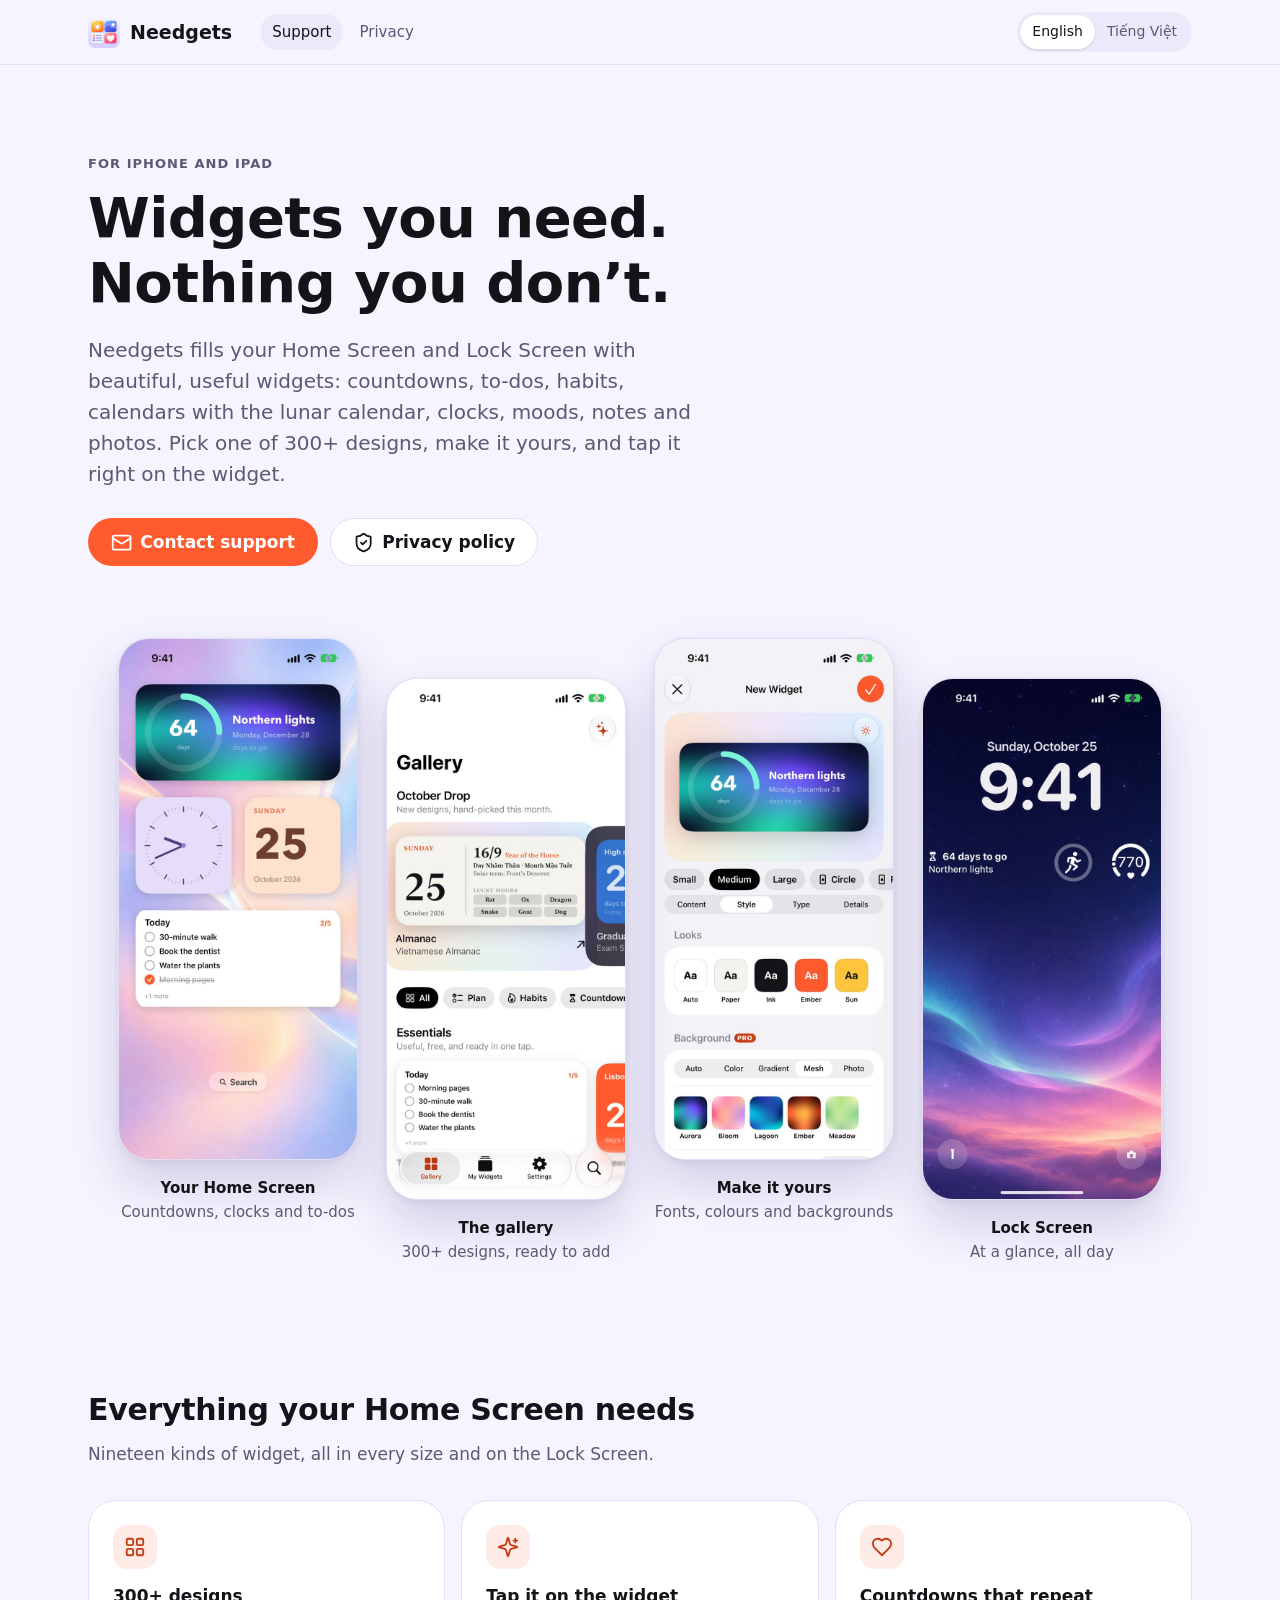
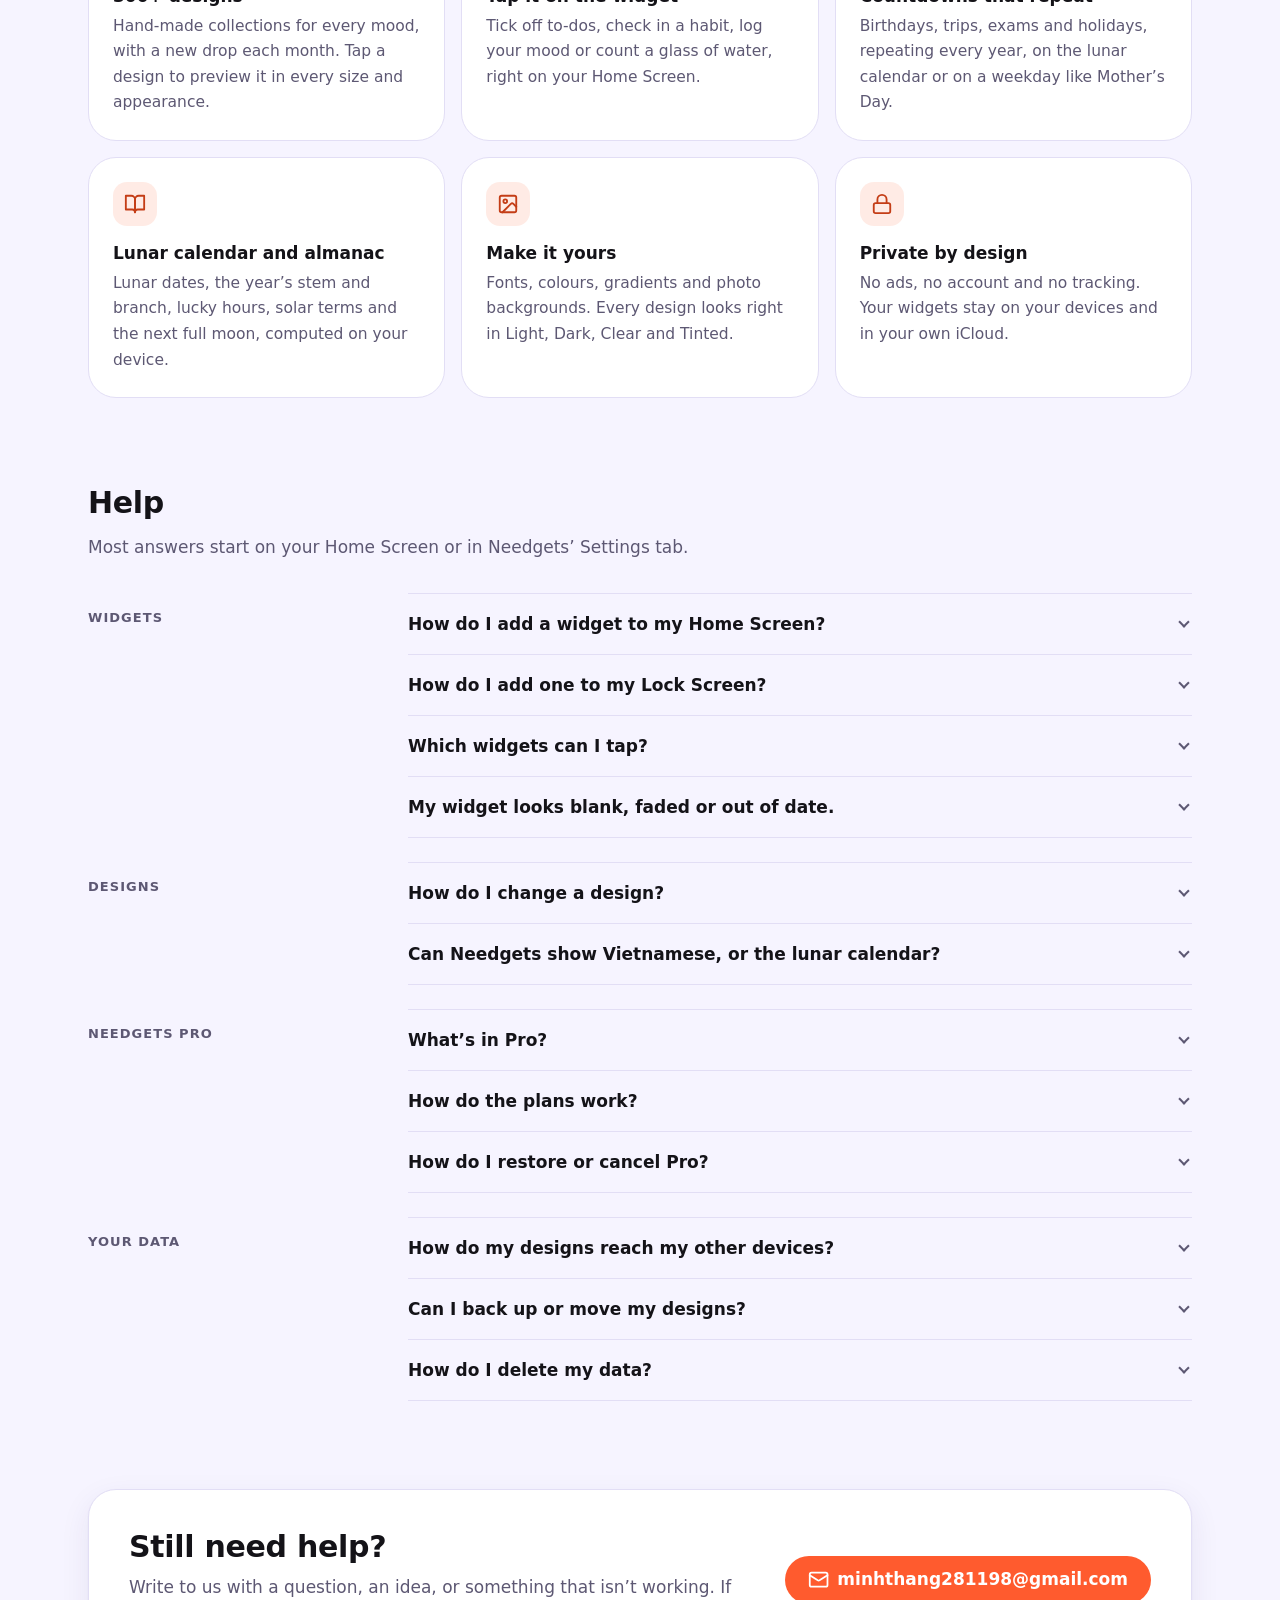
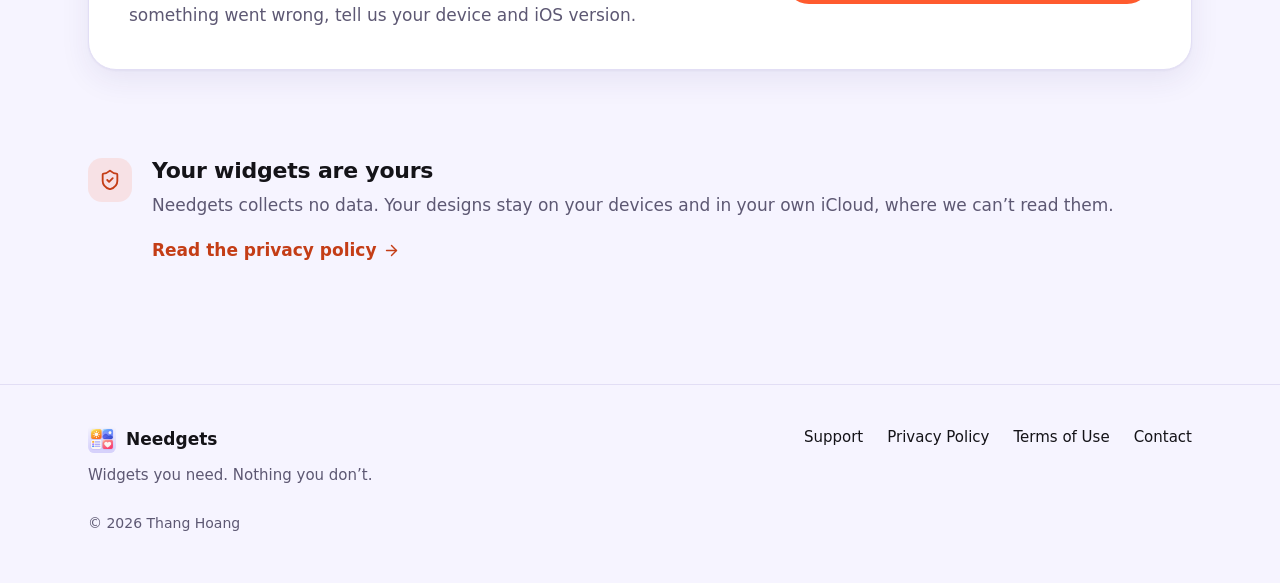
<file: index.html>
<!doctype html>
<html lang="en" data-title-vi="Hỗ trợ Needgets">
<head>
  <meta charset="utf-8">
  <meta name="viewport" content="width=device-width, initial-scale=1">
  <title>Needgets Support</title>
  <meta name="description" content="Help and contact for Needgets, beautiful widgets for your iPhone and iPad Home Screen and Lock Screen.">
  <meta name="theme-color" content="#f6f4ff" media="(prefers-color-scheme: light)">
  <meta name="theme-color" content="#15131d" media="(prefers-color-scheme: dark)">
  <link rel="canonical" href="https://minhthang2811.github.io/needgets-support/">
  <meta property="og:type" content="website">
  <meta property="og:site_name" content="Needgets">
  <meta property="og:title" content="Needgets Support">
  <meta property="og:description" content="Help and contact for Needgets, beautiful widgets for your iPhone and iPad Home Screen and Lock Screen.">
  <meta property="og:url" content="https://minhthang2811.github.io/needgets-support/">
  <meta property="og:image" content="https://minhthang2811.github.io/needgets-support/images/og.jpg">
  <meta property="og:image:width" content="1200">
  <meta property="og:image:height" content="630">
  <meta name="twitter:card" content="summary_large_image">
  <link rel="icon" href="favicon.png" type="image/png">
  <link rel="apple-touch-icon" href="apple-touch-icon.png">
  <link rel="stylesheet" href="style.css">
</head>
<body>
  <a class="skip" href="#main"><span class="chrome" data-lang="en">Skip to content</span><span class="chrome" data-lang="vi">Đến nội dung chính</span></a>

  <header class="site-header">
    <div class="wrap">
      <a class="brand" href="./" data-href-vi="./#vi"><img src="icon.png" alt="" width="32" height="32">Needgets</a>
      <nav class="site-nav" aria-label="Pages">
        <a href="./" data-href-vi="./#vi" aria-current="page"><span class="chrome" data-lang="en">Support</span><span class="chrome" data-lang="vi">Hỗ trợ</span></a>
        <a href="privacy/" data-href-vi="privacy/#vi"><span class="chrome" data-lang="en">Privacy</span><span class="chrome" data-lang="vi">Quyền riêng tư</span></a>
      </nav>
      <nav class="lang" aria-label="Language">
        <a href="#en" hreflang="en" lang="en">English</a>
        <a href="#vi" hreflang="vi" lang="vi">Tiếng Việt</a>
      </nav>
    </div>
  </header>

  <main id="main">
    <article id="en" lang="en" data-lang="en">
      <div class="wrap">
        <section class="hero">
          <p class="eyebrow">For iPhone and iPad</p>
          <h1>Widgets you need. Nothing you don’t.</h1>
          <p class="lede">Needgets fills your Home Screen and Lock Screen with beautiful, useful widgets: countdowns, to-dos, habits, calendars with the lunar calendar, clocks, moods, notes and photos. Pick one of 300+ designs, make it yours, and tap it right on the widget.</p>
          <div class="actions">
            <a class="btn btn-primary" href="#en-contact"><svg class="icon" aria-hidden="true"><use href="icons.svg#mail"/></svg>Contact support</a>
            <a class="btn btn-ghost" href="privacy/"><svg class="icon" aria-hidden="true"><use href="icons.svg#shield"/></svg>Privacy policy</a>
          </div>
        </section>

        <div class="screens">
          <figure>
            <img class="phone" src="images/home-en.jpg" width="660" height="1434" alt="A Home Screen with a Northern lights countdown, an analog clock, a date and a to-do list with two items ticked.">
            <figcaption><strong>Your Home Screen</strong>Countdowns, clocks and to-dos</figcaption>
          </figure>
          <figure>
            <img class="phone" src="images/gallery-en.jpg" width="660" height="1434" loading="lazy" alt="The Gallery: this month's drop with a Vietnamese almanac, and shelves of designs.">
            <figcaption><strong>The gallery</strong>300+ designs, ready to add</figcaption>
          </figure>
          <figure>
            <img class="phone" src="images/editor-en.jpg" width="660" height="1434" loading="lazy" alt="The editor with looks, gradient and mesh backgrounds for a countdown widget.">
            <figcaption><strong>Make it yours</strong>Fonts, colours and backgrounds</figcaption>
          </figure>
          <figure>
            <img class="phone" src="images/lock-en.jpg" width="660" height="1434" loading="lazy" alt="A Lock Screen at 9:41 with a countdown and two circular widgets.">
            <figcaption><strong>Lock Screen</strong>At a glance, all day</figcaption>
          </figure>
        </div>

        <section class="section" aria-labelledby="en-features">
          <div class="section-head">
            <h2 id="en-features">Everything your Home Screen needs</h2>
            <p>Nineteen kinds of widget, all in every size and on the Lock Screen.</p>
          </div>
          <div class="features">
            <div class="feature">
              <span class="badge-icon"><svg class="icon" aria-hidden="true"><use href="icons.svg#widgets"/></svg></span>
              <h3>300+ designs</h3>
              <p>Hand-made collections for every mood, with a new drop each month. Tap a design to preview it in every size and appearance.</p>
            </div>
            <div class="feature">
              <span class="badge-icon"><svg class="icon" aria-hidden="true"><use href="icons.svg#sparkles"/></svg></span>
              <h3>Tap it on the widget</h3>
              <p>Tick off to-dos, check in a habit, log your mood or count a glass of water, right on your Home Screen.</p>
            </div>
            <div class="feature">
              <span class="badge-icon"><svg class="icon" aria-hidden="true"><use href="icons.svg#heart"/></svg></span>
              <h3>Countdowns that repeat</h3>
              <p>Birthdays, trips, exams and holidays, repeating every year, on the lunar calendar or on a weekday like Mother’s Day.</p>
            </div>
            <div class="feature">
              <span class="badge-icon"><svg class="icon" aria-hidden="true"><use href="icons.svg#book"/></svg></span>
              <h3>Lunar calendar and almanac</h3>
              <p>Lunar dates, the year’s stem and branch, lucky hours, solar terms and the next full moon, computed on your device.</p>
            </div>
            <div class="feature">
              <span class="badge-icon"><svg class="icon" aria-hidden="true"><use href="icons.svg#photo"/></svg></span>
              <h3>Make it yours</h3>
              <p>Fonts, colours, gradients and photo backgrounds. Every design looks right in Light, Dark, Clear and Tinted.</p>
            </div>
            <div class="feature">
              <span class="badge-icon"><svg class="icon" aria-hidden="true"><use href="icons.svg#lock"/></svg></span>
              <h3>Private by design</h3>
              <p>No ads, no account and no tracking. Your widgets stay on your devices and in your own iCloud.</p>
            </div>
          </div>
        </section>

        <section class="section" aria-labelledby="en-help">
          <div class="section-head">
            <h2 id="en-help">Help</h2>
            <p>Most answers start on your Home Screen or in Needgets’ Settings tab.</p>
          </div>
          <div class="help">
            <div class="help-group">
              <h3>Widgets</h3>
              <div class="faq">
                <details>
                  <summary>How do I add a widget to my Home Screen?</summary>
                  <div class="answer"><p>Touch and hold an empty spot on your Home Screen until the apps jiggle, tap <strong>Edit</strong>, then <strong>Add Widget</strong>. Search for <strong>Needgets</strong>, swipe to the size you want and tap <strong>Add Widget</strong>.</p><p>A new widget shows your newest design. To choose another, touch and hold the widget, tap <strong>Edit Widget</strong>, then <strong>Design</strong>.</p></div>
                </details>
                <details>
                  <summary>How do I add one to my Lock Screen?</summary>
                  <div class="answer"><p>Touch and hold your Lock Screen, tap <strong>Customize</strong>, then <strong>Lock Screen</strong>. Tap the row under the time, choose <strong>Needgets</strong> and pick a size.</p></div>
                </details>
                <details>
                  <summary>Which widgets can I tap?</summary>
                  <div class="answer"><p>Checklists (tick a to-do), habits (check in), moods (log today), counters (+ and −), the focus timer (start and stop) and Days Since (reset). Everything else opens Needgets when tapped.</p></div>
                </details>
                <details>
                  <summary>My widget looks blank, faded or out of date.</summary>
                  <div class="answer"><p>In the Clear and Tinted Home Screen styles, iOS draws every widget in one tint. Your design keeps its shape and text; colours come back in the Default style. For a photo widget, turn on <strong>Keep photo in color</strong> in the editor’s Details.</p><p>If a widget looks out of date after an update, open Needgets once, then wait a moment: iOS refreshes widgets on its own schedule.</p></div>
                </details>
              </div>
            </div>
            <div class="help-group">
              <h3>Designs</h3>
              <div class="faq">
                <details>
                  <summary>How do I change a design?</summary>
                  <div class="answer"><p>In <strong>My Widgets</strong>, tap the design. Content, Style, Type and Details hold everything you can change, and the preview shows it in every size. Tap ✓ to save. Widgets on your Home Screen update right away.</p></div>
                </details>
                <details>
                  <summary>Can Needgets show Vietnamese, or the lunar calendar?</summary>
                  <div class="answer"><p>Yes. Needgets speaks English and Vietnamese and follows your device unless you choose one in <strong>Settings › Language</strong>; your widgets switch too. Lunar dates follow the Vietnamese calendar (UTC+7), so Tết and full moons fall as in Vietnamese almanacs.</p></div>
                </details>
              </div>
            </div>
            <div class="help-group">
              <h3>Needgets Pro</h3>
              <div class="faq">
                <details>
                  <summary>What’s in Pro?</summary>
                  <div class="answer"><p>Twenty more font families, custom colours, gradients, mesh gradients, photo backgrounds, borders and patterns, the premium collections and monthly drops, and the counter and focus timer widgets. Everything else is free, forever.</p></div>
                </details>
                <details>
                  <summary>How do the plans work?</summary>
                  <div class="answer"><p>Yearly (with a 7-day free trial), Monthly, or Lifetime, a single purchase. Prices are shown in your currency before you buy. Subscriptions renew automatically unless you cancel at least 24 hours before the end of the period, and you can cancel any time.</p><p>If Pro ends, your widgets keep working in the nearest free look. They never go blank.</p></div>
                </details>
                <details>
                  <summary>How do I restore or cancel Pro?</summary>
                  <div class="answer"><p>To restore on a new device, open the plans screen and tap <strong>Restore</strong>. To cancel a subscription, open the Settings app, tap your name, then <strong>Subscriptions › Needgets</strong>.</p></div>
                </details>
              </div>
            </div>
            <div class="help-group">
              <h3>Your data</h3>
              <div class="faq">
                <details>
                  <summary>How do my designs reach my other devices?</summary>
                  <div class="answer"><p>With iCloud. Turn on <strong>Settings › iCloud › Sync with iCloud</strong> in Needgets and sign in to the same Apple Account on each device. Without iCloud, everything stays on this device.</p></div>
                </details>
                <details>
                  <summary>Can I back up or move my designs?</summary>
                  <div class="answer"><p>Yes: <strong>Settings › Your Data › Export Backup</strong> makes a single file with all your designs, to-dos and streaks. Keep it anywhere, and use <strong>Import Backup</strong> to bring it back.</p></div>
                </details>
                <details>
                  <summary>How do I delete my data?</summary>
                  <div class="answer"><p>Delete a design in My Widgets, or delete the app. To remove the copy in iCloud, open the Settings app, tap your name, then <strong>iCloud › Manage Account Storage › Needgets</strong>.</p></div>
                </details>
              </div>
            </div>
          </div>
        </section>

        <section class="section" id="en-contact" aria-labelledby="en-contact-title">
          <div class="card contact">
            <div>
              <h2 id="en-contact-title">Still need help?</h2>
              <p>Write to us with a question, an idea, or something that isn’t working. If something went wrong, tell us your device and iOS version.</p>
            </div>
            <a class="btn btn-primary" href="mailto:minhthang281198@gmail.com?subject=Needgets"><svg class="icon" aria-hidden="true"><use href="icons.svg#mail"/></svg>minhthang281198@gmail.com</a>
          </div>
        </section>

        <section class="section" aria-labelledby="en-privacy">
          <div class="privacy-teaser">
            <span class="badge-icon"><svg class="icon" aria-hidden="true"><use href="icons.svg#shield"/></svg></span>
            <div>
              <h2 id="en-privacy">Your widgets are yours</h2>
              <p>Needgets collects no data. Your designs stay on your devices and in your own iCloud, where we can’t read them.</p>
              <a class="more" href="privacy/">Read the privacy policy<svg class="icon" aria-hidden="true"><use href="icons.svg#arrow"/></svg></a>
            </div>
          </div>
        </section>
      </div>
    </article>

    <hr class="language-divider">

    <article id="vi" lang="vi" data-lang="vi">
      <div class="wrap">
        <section class="hero">
          <p class="eyebrow">Dành cho iPhone và iPad</p>
          <h1>Widget bạn cần. Không gì thừa.</h1>
          <p class="lede">Needgets mang widget đẹp và hữu ích lên Màn hình chính và Màn hình khóa: đếm ngược, việc cần làm, thói quen, lịch có âm lịch, đồng hồ, cảm xúc, ghi chú và ảnh. Chọn một trong hơn 300 mẫu, chỉnh theo gu của bạn và chạm ngay trên widget.</p>
          <div class="actions">
            <a class="btn btn-primary" href="#vi-contact"><svg class="icon" aria-hidden="true"><use href="icons.svg#mail"/></svg>Liên hệ hỗ trợ</a>
            <a class="btn btn-ghost" href="privacy/#vi"><svg class="icon" aria-hidden="true"><use href="icons.svg#shield"/></svg>Chính sách quyền riêng tư</a>
          </div>
        </section>

        <div class="screens">
          <figure>
            <img class="phone" src="images/home-vi.jpg" width="660" height="1434" alt="Màn hình chính với widget đếm ngược Tết Nguyên đán, ngày yêu, lịch âm và lịch vạn niên.">
            <figcaption><strong>Màn hình chính</strong>Đếm ngược Tết, lịch vạn niên</figcaption>
          </figure>
          <figure>
            <img class="phone" src="images/gallery-vi.jpg" width="660" height="1434" loading="lazy" alt="Bộ sưu tập: thiết kế mới tháng 10 với lịch vạn niên và tuyển chọn Pro cho người Việt.">
            <figcaption><strong>Bộ sưu tập</strong>Hơn 300 mẫu, thêm chỉ 1 chạm</figcaption>
          </figure>
          <figure>
            <img class="phone" src="images/editor-vi.jpg" width="660" height="1434" loading="lazy" alt="Trình chỉnh sửa với phong cách, nền dải màu và lưới màu cho widget đếm ngược Tết.">
            <figcaption><strong>Chỉnh theo gu</strong>Phông chữ, màu và nền</figcaption>
          </figure>
          <figure>
            <img class="phone" src="images/lock-vi.jpg" width="660" height="1434" loading="lazy" alt="Màn hình khóa lúc 9:41 với âm lịch, đếm ngược Tết và hai widget tròn.">
            <figcaption><strong>Màn hình khóa</strong>Nhìn là thấy, cả ngày</figcaption>
          </figure>
        </div>

        <section class="section" aria-labelledby="vi-features">
          <div class="section-head">
            <h2 id="vi-features">Mọi thứ màn hình chính cần</h2>
            <p>Mười chín loại widget, đủ mọi kích thước và có trên Màn hình khóa.</p>
          </div>
          <div class="features">
            <div class="feature">
              <span class="badge-icon"><svg class="icon" aria-hidden="true"><use href="icons.svg#widgets"/></svg></span>
              <h3>Hơn 300 mẫu</h3>
              <p>Các bộ sưu tập làm thủ công cho mọi tâm trạng, mỗi tháng có thiết kế mới. Chạm vào mẫu để xem trước ở mọi kích thước và chế độ.</p>
            </div>
            <div class="feature">
              <span class="badge-icon"><svg class="icon" aria-hidden="true"><use href="icons.svg#sparkles"/></svg></span>
              <h3>Chạm ngay trên widget</h3>
              <p>Tích việc đã xong, điểm danh thói quen, ghi cảm xúc hay đếm cốc nước ngay trên Màn hình chính.</p>
            </div>
            <div class="feature">
              <span class="badge-icon"><svg class="icon" aria-hidden="true"><use href="icons.svg#heart"/></svg></span>
              <h3>Đếm ngược lặp lại</h3>
              <p>Sinh nhật, chuyến đi, kỳ thi và ngày lễ, lặp lại mỗi năm, theo âm lịch hay theo thứ trong tháng như Ngày của Mẹ.</p>
            </div>
            <div class="feature">
              <span class="badge-icon"><svg class="icon" aria-hidden="true"><use href="icons.svg#book"/></svg></span>
              <h3>Âm lịch và lịch vạn niên</h3>
              <p>Ngày âm, can chi, giờ hoàng đạo, tiết khí và ngày rằm sắp tới, tính ngay trên máy của bạn.</p>
            </div>
            <div class="feature">
              <span class="badge-icon"><svg class="icon" aria-hidden="true"><use href="icons.svg#photo"/></svg></span>
              <h3>Chỉnh theo gu</h3>
              <p>Phông chữ, màu sắc, dải màu và ảnh nền. Mẫu nào cũng đẹp ở chế độ Sáng, Tối, Trong suốt và Tô màu.</p>
            </div>
            <div class="feature">
              <span class="badge-icon"><svg class="icon" aria-hidden="true"><use href="icons.svg#lock"/></svg></span>
              <h3>Riêng tư từ thiết kế</h3>
              <p>Không quảng cáo, không tài khoản, không theo dõi. Widget của bạn ở trên thiết bị và trong iCloud của chính bạn.</p>
            </div>
          </div>
        </section>

        <section class="section" aria-labelledby="vi-help">
          <div class="section-head">
            <h2 id="vi-help">Trợ giúp</h2>
            <p>Phần lớn câu trả lời bắt đầu từ Màn hình chính hoặc tab Cài đặt của Needgets.</p>
          </div>
          <div class="help">
            <div class="help-group">
              <h3>Widget</h3>
              <div class="faq">
                <details>
                  <summary>Làm sao thêm widget vào Màn hình chính?</summary>
                  <div class="answer"><p>Chạm và giữ một chỗ trống trên Màn hình chính đến khi các ứng dụng rung, chạm <strong>Sửa</strong>, rồi <strong>Thêm tiện ích</strong>. Tìm <strong>Needgets</strong>, vuốt đến kích thước bạn muốn và chạm <strong>Thêm tiện ích</strong>.</p><p>Widget mới hiện thiết kế mới nhất của bạn. Để chọn thiết kế khác, chạm và giữ widget, chạm <strong>Sửa tiện ích</strong>, rồi <strong>Thiết kế</strong>.</p></div>
                </details>
                <details>
                  <summary>Làm sao thêm vào Màn hình khóa?</summary>
                  <div class="answer"><p>Chạm và giữ Màn hình khóa, chạm <strong>Tùy chỉnh</strong>, rồi <strong>Màn hình khóa</strong>. Chạm vào hàng dưới đồng hồ, chọn <strong>Needgets</strong> và chọn kích thước.</p></div>
                </details>
                <details>
                  <summary>Widget nào chạm được?</summary>
                  <div class="answer"><p>Danh sách việc (tích việc), thói quen (điểm danh), tâm trạng (ghi hôm nay), bộ đếm (+ và −), hẹn giờ tập trung (bắt đầu và dừng) và Số ngày kể từ (đặt lại). Các widget khác mở Needgets khi chạm.</p></div>
                </details>
                <details>
                  <summary>Widget trống, nhạt màu hoặc không cập nhật.</summary>
                  <div class="answer"><p>Ở kiểu Màn hình chính Trong suốt và Tô màu, iOS vẽ mọi widget bằng một màu. Thiết kế vẫn giữ hình và chữ; màu sẽ trở lại ở kiểu Mặc định. Với widget ảnh, bật <strong>Giữ màu ảnh</strong> trong phần Chi tiết của trình chỉnh sửa.</p><p>Nếu widget chưa cập nhật sau khi nâng cấp, hãy mở Needgets một lần rồi đợi một chút: iOS tự làm mới widget theo lịch của nó.</p></div>
                </details>
              </div>
            </div>
            <div class="help-group">
              <h3>Thiết kế</h3>
              <div class="faq">
                <details>
                  <summary>Làm sao đổi thiết kế?</summary>
                  <div class="answer"><p>Trong <strong>Tiện ích của tôi</strong>, chạm vào thiết kế. Nội dung, Kiểu dáng, Kiểu chữ và Chi tiết chứa mọi thứ bạn có thể đổi, và bản xem trước hiện ở mọi kích thước. Chạm ✓ để lưu. Widget trên Màn hình chính cập nhật ngay.</p></div>
                </details>
                <details>
                  <summary>Needgets có tiếng Việt và âm lịch không?</summary>
                  <div class="answer"><p>Có. Needgets nói tiếng Anh và tiếng Việt, theo ngôn ngữ của thiết bị trừ khi bạn chọn trong <strong>Cài đặt › Ngôn ngữ</strong>; widget cũng đổi theo. Ngày âm tính theo lịch Việt Nam (UTC+7), nên Tết và ngày rằm khớp với lịch vạn niên.</p></div>
                </details>
              </div>
            </div>
            <div class="help-group">
              <h3>Needgets Pro</h3>
              <div class="faq">
                <details>
                  <summary>Pro có gì?</summary>
                  <div class="answer"><p>Thêm hai mươi họ phông chữ, màu tùy chỉnh, dải màu, lưới màu, ảnh nền, viền và họa tiết, các bộ sưu tập cao cấp và thiết kế mới mỗi tháng, cùng widget bộ đếm và hẹn giờ tập trung. Mọi thứ khác miễn phí mãi mãi.</p></div>
                </details>
                <details>
                  <summary>Các gói hoạt động thế nào?</summary>
                  <div class="answer"><p>Gói Năm (dùng thử 7 ngày), gói Tháng, hoặc Trọn đời, mua một lần. Giá hiện bằng đơn vị tiền của bạn trước khi mua. Gói đăng ký tự gia hạn trừ khi bạn hủy ít nhất 24 giờ trước khi hết kỳ, và bạn có thể hủy bất cứ lúc nào. Ở Việt Nam, bạn có thể trả bằng MoMo, ZaloPay, ShopeePay hoặc VNPAY mà không cần thẻ.</p><p>Nếu Pro kết thúc, widget vẫn chạy với giao diện miễn phí gần nhất. Không bao giờ trống trơn.</p></div>
                </details>
                <details>
                  <summary>Làm sao khôi phục hoặc hủy Pro?</summary>
                  <div class="answer"><p>Để khôi phục trên thiết bị mới, mở màn hình các gói và chạm <strong>Khôi phục</strong>. Để hủy gói đăng ký, mở ứng dụng Cài đặt, chạm vào tên bạn, rồi <strong>Đăng ký › Needgets</strong>.</p></div>
                </details>
              </div>
            </div>
            <div class="help-group">
              <h3>Dữ liệu của bạn</h3>
              <div class="faq">
                <details>
                  <summary>Thiết kế đến các thiết bị khác bằng cách nào?</summary>
                  <div class="answer"><p>Qua iCloud. Bật <strong>Cài đặt › iCloud › Đồng bộ với iCloud</strong> trong Needgets và đăng nhập cùng một Tài khoản Apple trên mỗi thiết bị. Không có iCloud, mọi thứ ở lại trên thiết bị này.</p></div>
                </details>
                <details>
                  <summary>Tôi có thể sao lưu hoặc chuyển thiết kế không?</summary>
                  <div class="answer"><p>Có: <strong>Cài đặt › Dữ liệu của bạn › Xuất bản sao lưu</strong> tạo một tệp chứa mọi thiết kế, việc cần làm và chuỗi ngày. Giữ ở đâu cũng được, và dùng <strong>Nhập bản sao lưu</strong> để đưa trở lại.</p></div>
                </details>
                <details>
                  <summary>Làm sao xóa dữ liệu?</summary>
                  <div class="answer"><p>Xóa thiết kế trong Tiện ích của tôi, hoặc xóa ứng dụng. Để xóa bản trong iCloud, mở ứng dụng Cài đặt, chạm vào tên bạn, rồi <strong>iCloud › Quản lý dung lượng tài khoản › Needgets</strong>.</p></div>
                </details>
              </div>
            </div>
          </div>
        </section>

        <section class="section" id="vi-contact" aria-labelledby="vi-contact-title">
          <div class="card contact">
            <div>
              <h2 id="vi-contact-title">Bạn vẫn cần trợ giúp?</h2>
              <p>Hãy viết cho chúng tôi một câu hỏi, một ý tưởng hoặc điều gì đó chưa ổn. Nếu có lỗi, cho chúng tôi biết thiết bị và phiên bản iOS của bạn.</p>
            </div>
            <a class="btn btn-primary" href="mailto:minhthang281198@gmail.com?subject=Needgets"><svg class="icon" aria-hidden="true"><use href="icons.svg#mail"/></svg>minhthang281198@gmail.com</a>
          </div>
        </section>

        <section class="section" aria-labelledby="vi-privacy">
          <div class="privacy-teaser">
            <span class="badge-icon"><svg class="icon" aria-hidden="true"><use href="icons.svg#shield"/></svg></span>
            <div>
              <h2 id="vi-privacy">Widget là của bạn</h2>
              <p>Needgets không thu thập dữ liệu. Thiết kế của bạn ở trên thiết bị và trong iCloud của chính bạn, nơi chúng tôi không thể đọc.</p>
              <a class="more" href="privacy/#vi">Đọc chính sách quyền riêng tư<svg class="icon" aria-hidden="true"><use href="icons.svg#arrow"/></svg></a>
            </div>
          </div>
        </section>
      </div>
    </article>
  </main>

  <footer class="site-footer">
    <div class="wrap">
      <div>
        <a class="brand" href="./" data-href-vi="./#vi"><img src="icon.png" alt="" width="28" height="28">Needgets</a>
        <p class="footer-tagline"><span class="chrome" data-lang="en">Widgets you need. Nothing you don’t.</span><span class="chrome" data-lang="vi">Widget bạn cần. Không gì thừa.</span></p>
      </div>
      <ul class="footer-links">
        <li><a href="./" data-href-vi="./#vi"><span class="chrome" data-lang="en">Support</span><span class="chrome" data-lang="vi">Hỗ trợ</span></a></li>
        <li><a href="privacy/" data-href-vi="privacy/#vi"><span class="chrome" data-lang="en">Privacy Policy</span><span class="chrome" data-lang="vi">Chính sách quyền riêng tư</span></a></li>
        <li><a href="https://www.apple.com/legal/internet-services/itunes/dev/stdeula/"><span class="chrome" data-lang="en">Terms of Use</span><span class="chrome" data-lang="vi">Điều khoản sử dụng</span></a></li>
        <li><a href="mailto:minhthang281198@gmail.com?subject=Needgets"><span class="chrome" data-lang="en">Contact</span><span class="chrome" data-lang="vi">Liên hệ</span></a></li>
      </ul>
      <p class="copyright">© 2026 Thang Hoang</p>
    </div>
  </footer>

  <script src="site.js"></script>
</body>
</html>
</file>
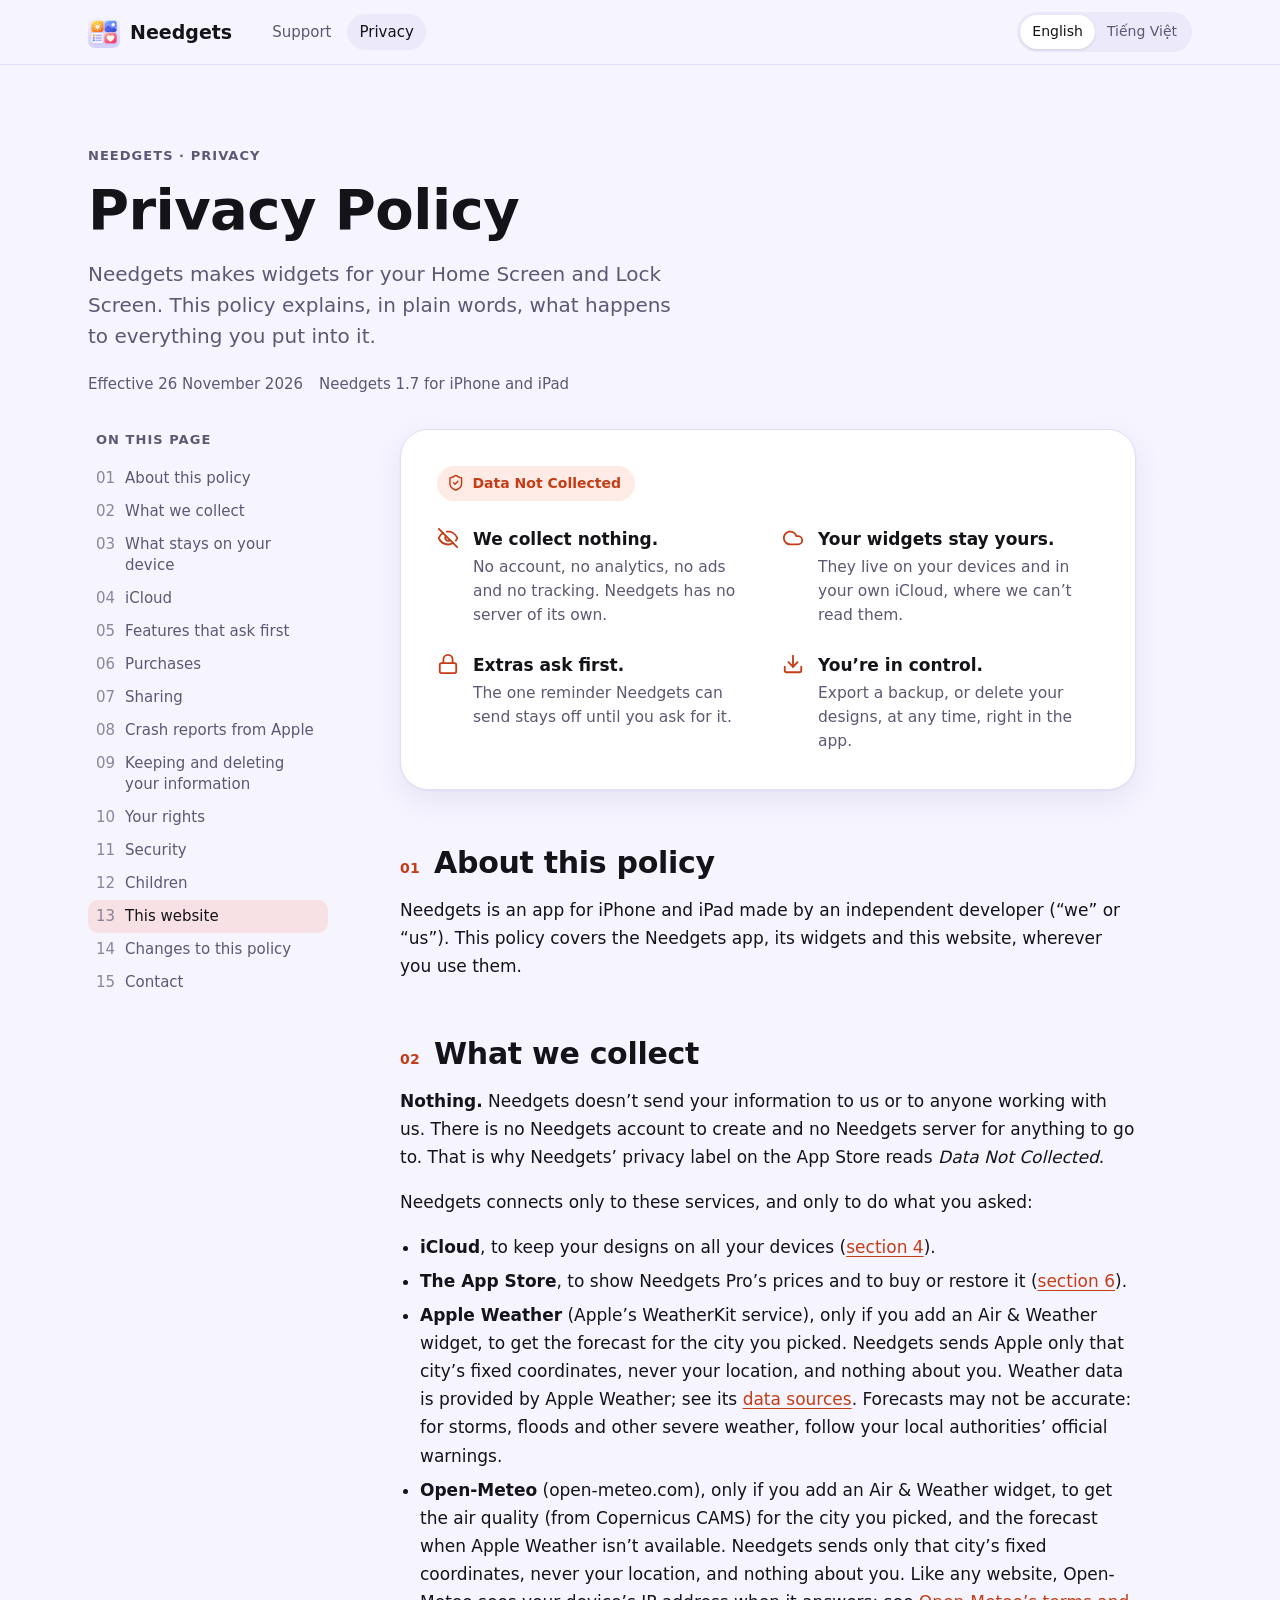
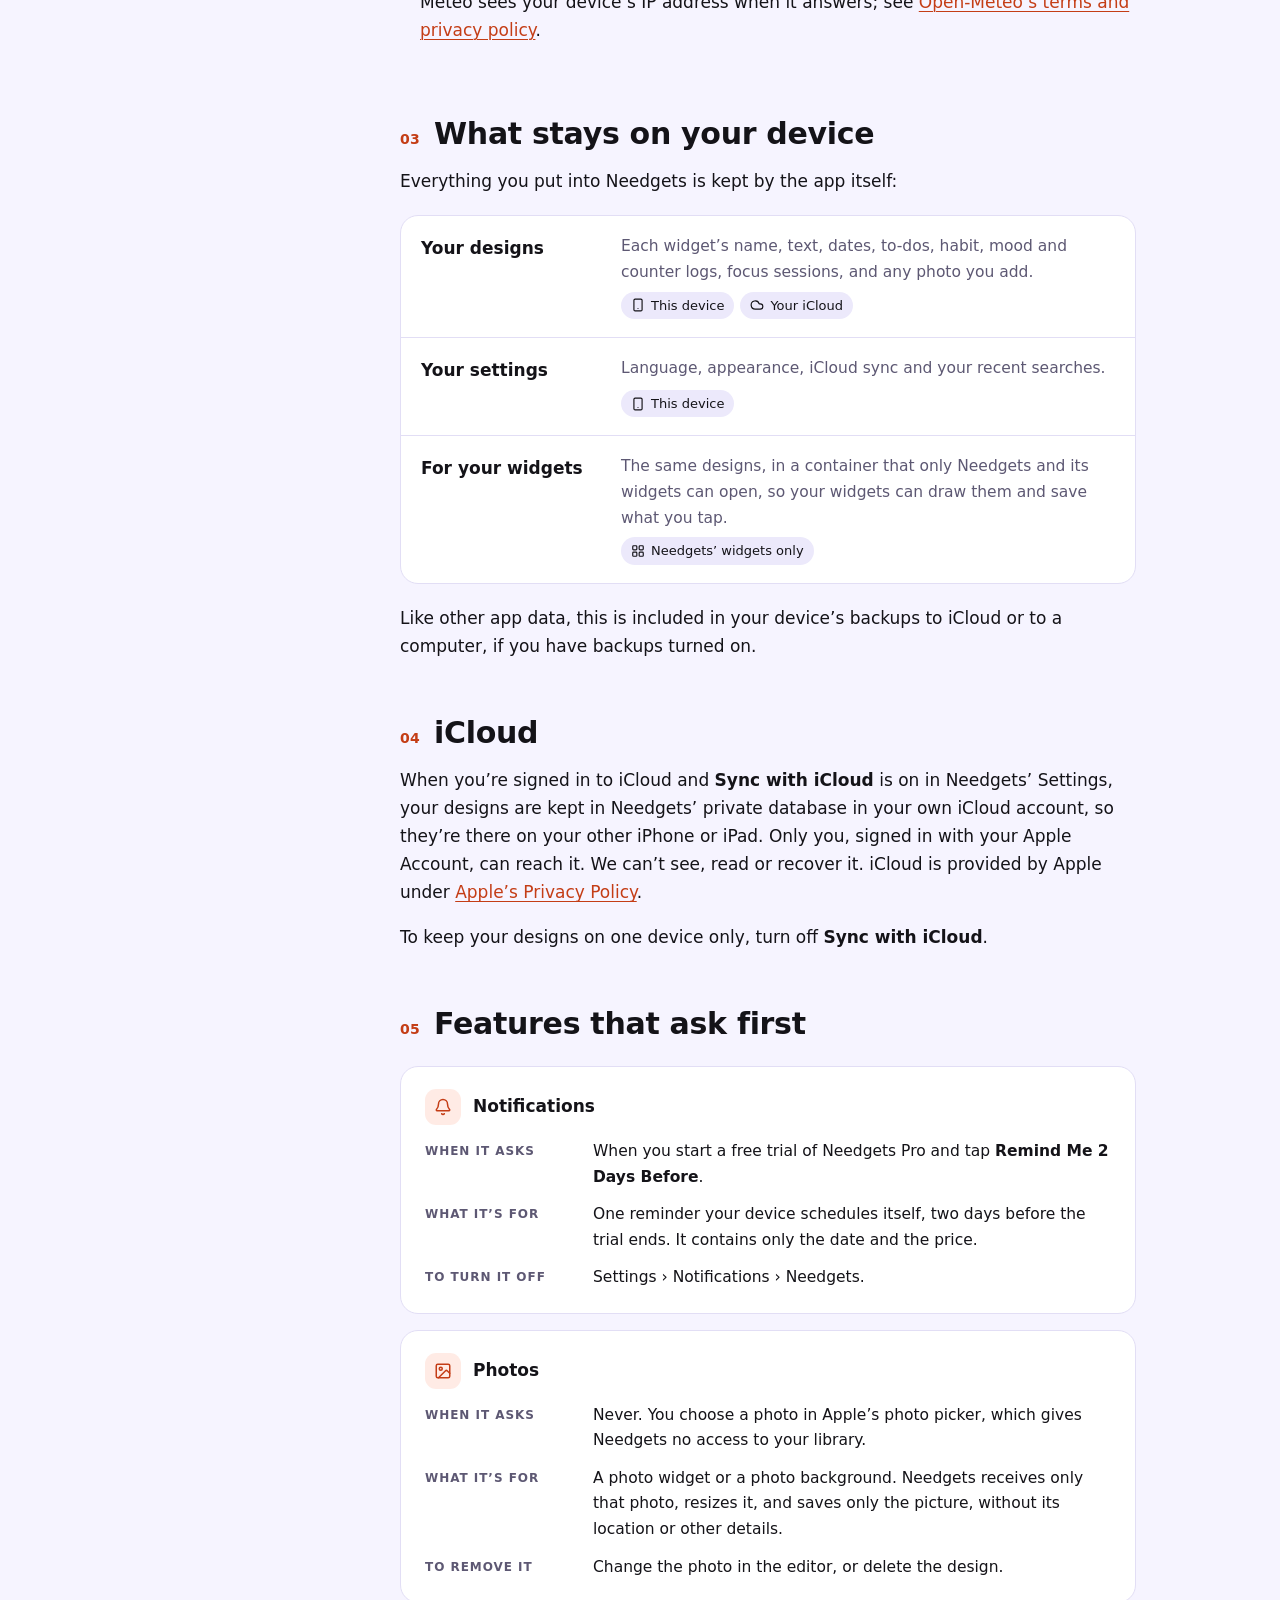
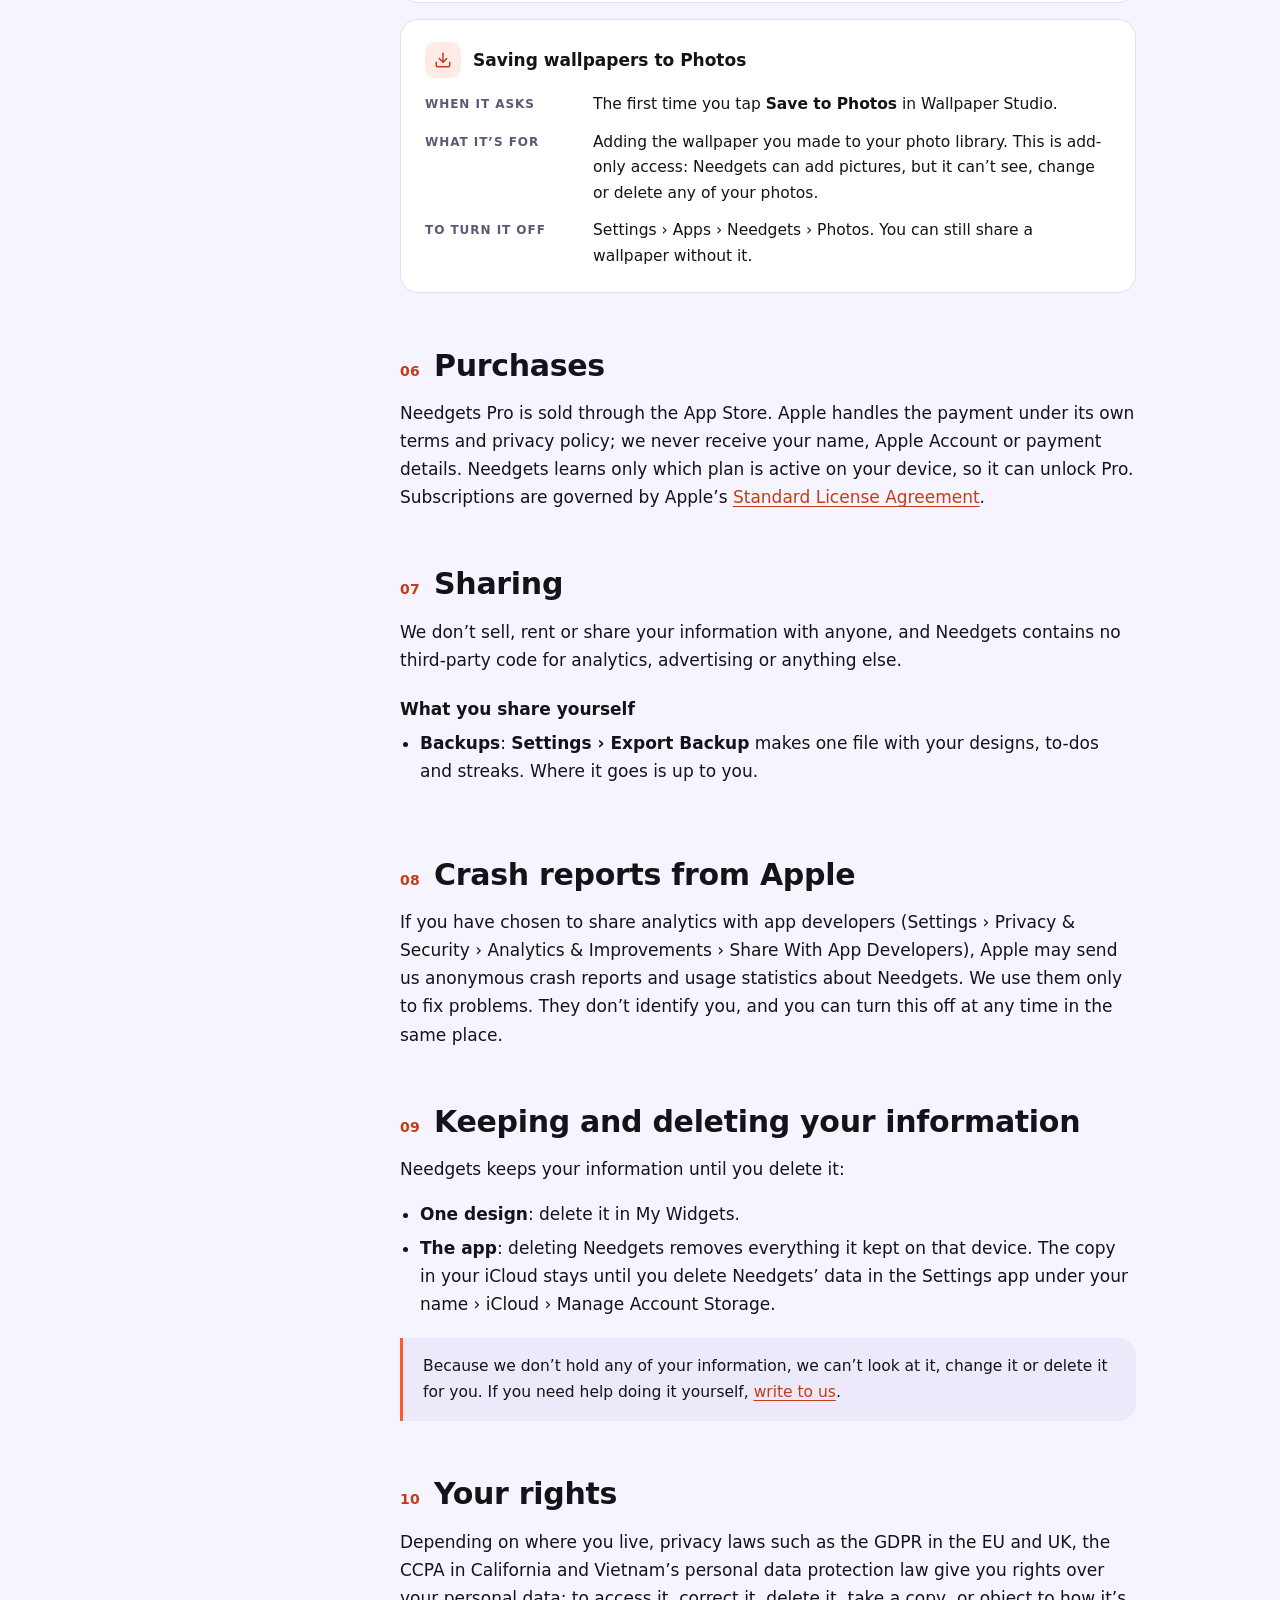
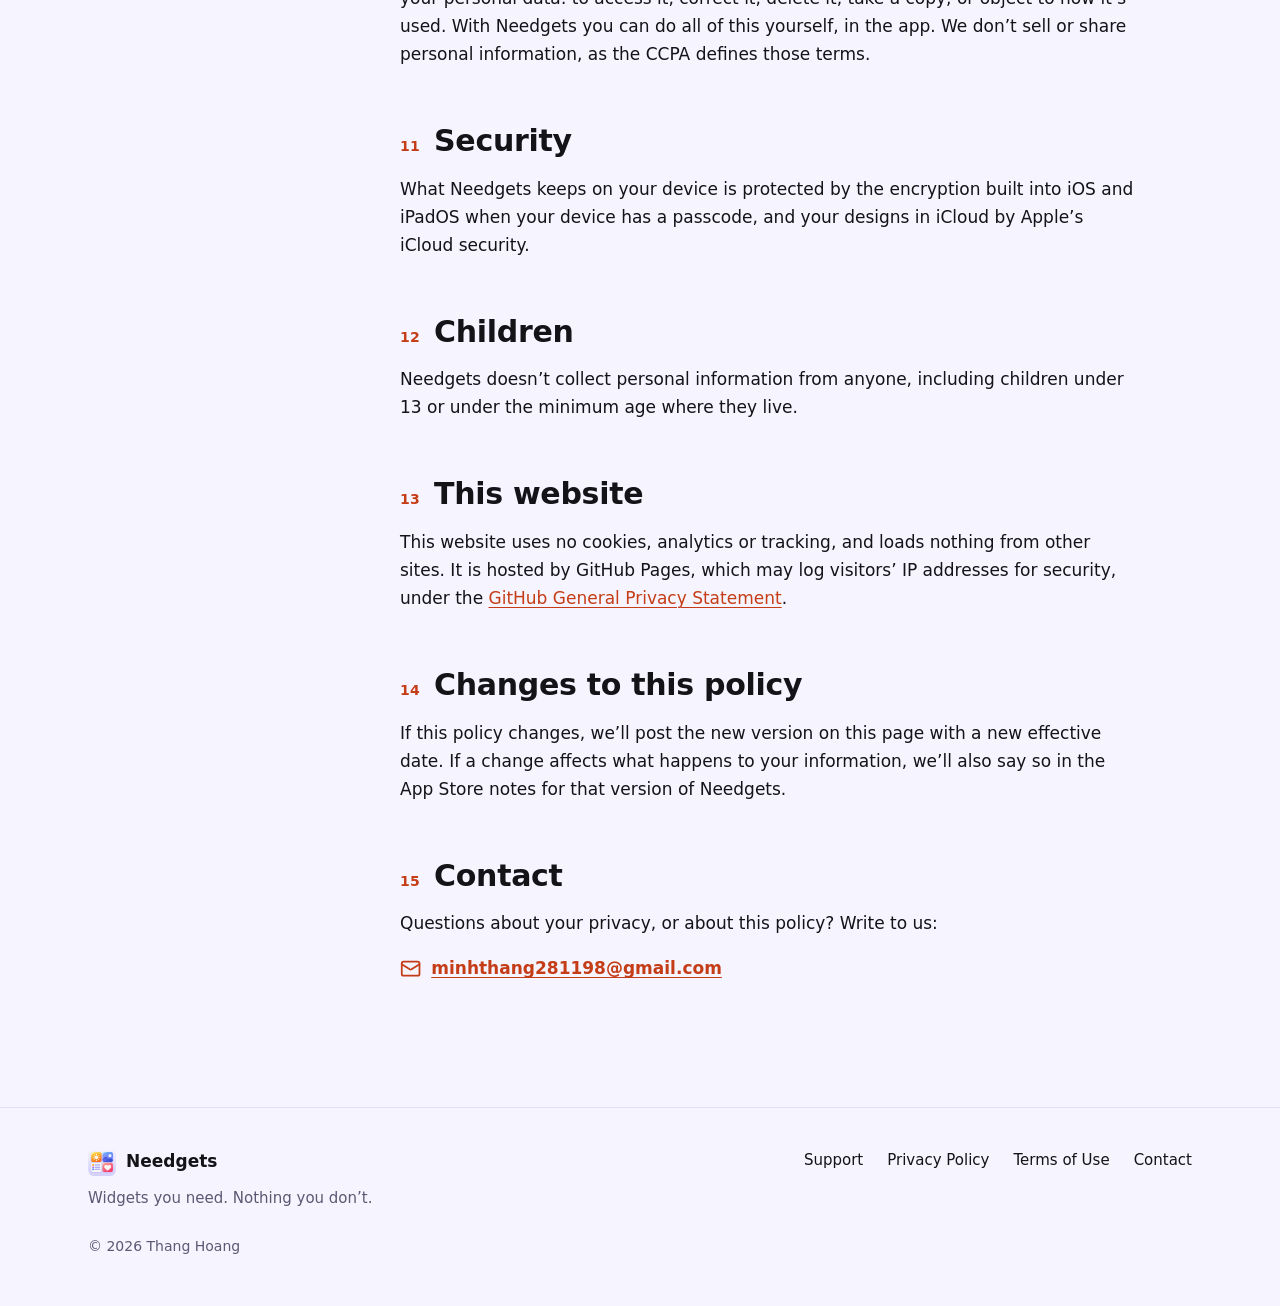
<file: privacy/index.html>
<!doctype html>
<html lang="en" data-title-vi="Chính sách quyền riêng tư của Needgets">
<head>
  <meta charset="utf-8">
  <meta name="viewport" content="width=device-width, initial-scale=1">
  <title>Needgets Privacy Policy</title>
  <meta name="description" content="Needgets collects no data. Your widgets stay on your devices and in your own iCloud.">
  <meta name="theme-color" content="#f6f4ff" media="(prefers-color-scheme: light)">
  <meta name="theme-color" content="#15131d" media="(prefers-color-scheme: dark)">
  <link rel="canonical" href="https://minhthang2811.github.io/needgets-support/privacy/">
  <meta property="og:type" content="website">
  <meta property="og:site_name" content="Needgets">
  <meta property="og:title" content="Needgets Privacy Policy">
  <meta property="og:description" content="Needgets collects no data. Your widgets stay on your devices and in your own iCloud.">
  <meta property="og:url" content="https://minhthang2811.github.io/needgets-support/privacy/">
  <meta property="og:image" content="https://minhthang2811.github.io/needgets-support/images/og.jpg">
  <meta property="og:image:width" content="1200">
  <meta property="og:image:height" content="630">
  <meta name="twitter:card" content="summary_large_image">
  <link rel="icon" href="../favicon.png" type="image/png">
  <link rel="apple-touch-icon" href="../apple-touch-icon.png">
  <link rel="stylesheet" href="../style.css">
</head>
<body>
  <a class="skip" href="#main"><span class="chrome" data-lang="en">Skip to content</span><span class="chrome" data-lang="vi">Đến nội dung chính</span></a>

  <header class="site-header">
    <div class="wrap">
      <a class="brand" href="../" data-href-vi="../#vi"><img src="../icon.png" alt="" width="32" height="32">Needgets</a>
      <nav class="site-nav" aria-label="Pages">
        <a href="../" data-href-vi="../#vi"><span class="chrome" data-lang="en">Support</span><span class="chrome" data-lang="vi">Hỗ trợ</span></a>
        <a href="./" data-href-vi="./#vi" aria-current="page"><span class="chrome" data-lang="en">Privacy</span><span class="chrome" data-lang="vi">Quyền riêng tư</span></a>
      </nav>
      <nav class="lang" aria-label="Language">
        <a href="#en" hreflang="en" lang="en">English</a>
        <a href="#vi" hreflang="vi" lang="vi">Tiếng Việt</a>
      </nav>
    </div>
  </header>

  <main id="main">
    <article id="en" lang="en" data-lang="en">
      <div class="wrap">
        <header class="policy-head">
          <p class="eyebrow"><a href="../">Needgets</a> · Privacy</p>
          <h1>Privacy Policy</h1>
          <p class="lede">Needgets makes widgets for your Home Screen and Lock Screen. This policy explains, in plain words, what happens to everything you put into it.</p>
          <p class="updated"><span>Effective 26 November 2026</span><span>Needgets 1.7 for iPhone and iPad</span></p>
        </header>

        <div class="policy">
          <nav class="toc" aria-label="On this page">
            <details>
              <summary>On this page</summary>
              <ol><li><a href="#en-about">About this policy</a></li><li><a href="#en-collect">What we collect</a></li><li><a href="#en-device">What stays on your device</a></li><li><a href="#en-icloud">iCloud</a></li><li><a href="#en-permissions">Features that ask first</a></li><li><a href="#en-purchases">Purchases</a></li><li><a href="#en-sharing">Sharing</a></li><li><a href="#en-crash">Crash reports from Apple</a></li><li><a href="#en-delete">Keeping and deleting your information</a></li><li><a href="#en-rights">Your rights</a></li><li><a href="#en-security">Security</a></li><li><a href="#en-children">Children</a></li><li><a href="#en-website">This website</a></li><li><a href="#en-changes">Changes to this policy</a></li><li><a href="#en-contact">Contact</a></li></ol>
            </details>
          </nav>

          <div class="prose">
            <div class="glance">
              <span class="label"><svg class="icon" aria-hidden="true"><use href="../icons.svg#shield"/></svg>Data Not Collected</span>
              <ul class="glance-list"><li><svg class="icon" aria-hidden="true"><use href="../icons.svg#eye-off"/></svg><div><strong>We collect nothing.</strong><p>No account, no analytics, no ads and no tracking. Needgets has no server of its own.</p></div></li><li><svg class="icon" aria-hidden="true"><use href="../icons.svg#cloud"/></svg><div><strong>Your widgets stay yours.</strong><p>They live on your devices and in your own iCloud, where we can’t read them.</p></div></li><li><svg class="icon" aria-hidden="true"><use href="../icons.svg#lock"/></svg><div><strong>Extras ask first.</strong><p>The one reminder Needgets can send stays off until you ask for it.</p></div></li><li><svg class="icon" aria-hidden="true"><use href="../icons.svg#export"/></svg><div><strong>You’re in control.</strong><p>Export a backup, or delete your designs, at any time, right in the app.</p></div></li></ul>
            </div>
            <section id="en-about">
              <h2><span class="num">01</span>About this policy</h2>
              <p>Needgets is an app for iPhone and iPad made by an independent developer (“we” or “us”). This policy covers the Needgets app, its widgets and this website, wherever you use them.</p>
            </section>
            <section id="en-collect">
              <h2><span class="num">02</span>What we collect</h2>
              <p><strong>Nothing.</strong> Needgets doesn’t send your information to us or to anyone working with us. There is no Needgets account to create and no Needgets server for anything to go to. That is why Needgets’ privacy label on the App Store reads <em>Data Not Collected</em>.</p><p>Needgets connects only to these services, and only to do what you asked:</p><ul><li><strong>iCloud</strong>, to keep your designs on all your devices (<a href="#en-icloud">section 4</a>).</li><li><strong>The App Store</strong>, to show Needgets Pro’s prices and to buy or restore it (<a href="#en-purchases">section 6</a>).</li><li><strong>Apple Weather</strong> (Apple’s WeatherKit service), only if you add an Air &amp; Weather widget, to get the forecast for the city you picked. Needgets sends Apple only that city’s fixed coordinates, never your location, and nothing about you. Weather data is provided by Apple Weather; see its <a href="https://weatherkit.apple.com/legal-attribution.html">data sources</a>. Forecasts may not be accurate: for storms, floods and other severe weather, follow your local authorities’ official warnings.</li><li><strong>Open-Meteo</strong> (open-meteo.com), only if you add an Air &amp; Weather widget, to get the air quality (from Copernicus CAMS) for the city you picked, and the forecast when Apple Weather isn’t available. Needgets sends only that city’s fixed coordinates, never your location, and nothing about you. Like any website, Open-Meteo sees your device’s IP address when it answers; see <a href="https://open-meteo.com/en/terms">Open-Meteo’s terms and privacy policy</a>.</li></ul>
            </section>
            <section id="en-device">
              <h2><span class="num">03</span>What stays on your device</h2>
              <p>Everything you put into Needgets is kept by the app itself:</p><dl class="data"><div><dt>Your designs</dt><dd>Each widget’s name, text, dates, to-dos, habit, mood and counter logs, focus sessions, and any photo you add.</dd><dd class="where"><span class="chip"><svg class="icon" aria-hidden="true"><use href="../icons.svg#device"/></svg>This device</span><span class="chip"><svg class="icon" aria-hidden="true"><use href="../icons.svg#cloud"/></svg>Your iCloud</span></dd></div><div><dt>Your settings</dt><dd>Language, appearance, iCloud sync and your recent searches.</dd><dd class="where"><span class="chip"><svg class="icon" aria-hidden="true"><use href="../icons.svg#device"/></svg>This device</span></dd></div><div><dt>For your widgets</dt><dd>The same designs, in a container that only Needgets and its widgets can open, so your widgets can draw them and save what you tap.</dd><dd class="where"><span class="chip"><svg class="icon" aria-hidden="true"><use href="../icons.svg#widgets"/></svg>Needgets’ widgets only</span></dd></div></dl><p>Like other app data, this is included in your device’s backups to iCloud or to a computer, if you have backups turned on.</p>
            </section>
            <section id="en-icloud">
              <h2><span class="num">04</span>iCloud</h2>
              <p>When you’re signed in to iCloud and <strong>Sync with iCloud</strong> is on in Needgets’ Settings, your designs are kept in Needgets’ private database in your own iCloud account, so they’re there on your other iPhone or iPad. Only you, signed in with your Apple Account, can reach it. We can’t see, read or recover it. iCloud is provided by Apple under <a href="https://www.apple.com/legal/privacy/">Apple’s Privacy Policy</a>.</p><p>To keep your designs on one device only, turn off <strong>Sync with iCloud</strong>.</p>
            </section>
            <section id="en-permissions">
              <h2><span class="num">05</span>Features that ask first</h2>
              <div class="permissions"><div class="permission"><h3><span class="badge-icon"><svg class="icon" aria-hidden="true"><use href="../icons.svg#bell"/></svg></span>Notifications</h3><dl><div><dt>When it asks</dt><dd>When you start a free trial of Needgets Pro and tap <strong>Remind Me 2 Days Before</strong>.</dd></div><div><dt>What it’s for</dt><dd>One reminder your device schedules itself, two days before the trial ends. It contains only the date and the price.</dd></div><div><dt>To turn it off</dt><dd>Settings › Notifications › Needgets.</dd></div></dl></div><div class="permission"><h3><span class="badge-icon"><svg class="icon" aria-hidden="true"><use href="../icons.svg#photo"/></svg></span>Photos</h3><dl><div><dt>When it asks</dt><dd>Never. You choose a photo in Apple’s photo picker, which gives Needgets no access to your library.</dd></div><div><dt>What it’s for</dt><dd>A photo widget or a photo background. Needgets receives only that photo, resizes it, and saves only the picture, without its location or other details.</dd></div><div><dt>To remove it</dt><dd>Change the photo in the editor, or delete the design.</dd></div></dl></div><div class="permission"><h3><span class="badge-icon"><svg class="icon" aria-hidden="true"><use href="../icons.svg#export"/></svg></span>Saving wallpapers to Photos</h3><dl><div><dt>When it asks</dt><dd>The first time you tap <strong>Save to Photos</strong> in Wallpaper Studio.</dd></div><div><dt>What it’s for</dt><dd>Adding the wallpaper you made to your photo library. This is add-only access: Needgets can add pictures, but it can’t see, change or delete any of your photos.</dd></div><div><dt>To turn it off</dt><dd>Settings › Apps › Needgets › Photos. You can still share a wallpaper without it.</dd></div></dl></div></div>
            </section>
            <section id="en-purchases">
              <h2><span class="num">06</span>Purchases</h2>
              <p>Needgets Pro is sold through the App Store. Apple handles the payment under its own terms and privacy policy; we never receive your name, Apple Account or payment details. Needgets learns only which plan is active on your device, so it can unlock Pro. Subscriptions are governed by Apple’s <a href="https://www.apple.com/legal/internet-services/itunes/dev/stdeula/">Standard License Agreement</a>.</p>
            </section>
            <section id="en-sharing">
              <h2><span class="num">07</span>Sharing</h2>
              <p>We don’t sell, rent or share your information with anyone, and Needgets contains no third-party code for analytics, advertising or anything else.</p><h3>What you share yourself</h3><ul><li><strong>Backups</strong>: <strong>Settings › Export Backup</strong> makes one file with your designs, to-dos and streaks. Where it goes is up to you.</li></ul>
            </section>
            <section id="en-crash">
              <h2><span class="num">08</span>Crash reports from Apple</h2>
              <p>If you have chosen to share analytics with app developers (Settings › Privacy &amp; Security › Analytics &amp; Improvements › Share With App Developers), Apple may send us anonymous crash reports and usage statistics about Needgets. We use them only to fix problems. They don’t identify you, and you can turn this off at any time in the same place.</p>
            </section>
            <section id="en-delete">
              <h2><span class="num">09</span>Keeping and deleting your information</h2>
              <p>Needgets keeps your information until you delete it:</p><ul><li><strong>One design</strong>: delete it in My Widgets.</li><li><strong>The app</strong>: deleting Needgets removes everything it kept on that device. The copy in your iCloud stays until you delete Needgets’ data in the Settings app under your name › iCloud › Manage Account Storage.</li></ul><p class="note">Because we don’t hold any of your information, we can’t look at it, change it or delete it for you. If you need help doing it yourself, <a href="mailto:minhthang281198@gmail.com?subject=Needgets%20privacy">write to us</a>.</p>
            </section>
            <section id="en-rights">
              <h2><span class="num">10</span>Your rights</h2>
              <p>Depending on where you live, privacy laws such as the GDPR in the EU and UK, the CCPA in California and Vietnam’s personal data protection law give you rights over your personal data: to access it, correct it, delete it, take a copy, or object to how it’s used. With Needgets you can do all of this yourself, in the app. We don’t sell or share personal information, as the CCPA defines those terms.</p>
            </section>
            <section id="en-security">
              <h2><span class="num">11</span>Security</h2>
              <p>What Needgets keeps on your device is protected by the encryption built into iOS and iPadOS when your device has a passcode, and your designs in iCloud by Apple’s iCloud security.</p>
            </section>
            <section id="en-children">
              <h2><span class="num">12</span>Children</h2>
              <p>Needgets doesn’t collect personal information from anyone, including children under 13 or under the minimum age where they live.</p>
            </section>
            <section id="en-website">
              <h2><span class="num">13</span>This website</h2>
              <p>This website uses no cookies, analytics or tracking, and loads nothing from other sites. It is hosted by GitHub Pages, which may log visitors’ IP addresses for security, under the <a href="https://docs.github.com/en/site-policy/privacy-policies/github-general-privacy-statement">GitHub General Privacy Statement</a>.</p>
            </section>
            <section id="en-changes">
              <h2><span class="num">14</span>Changes to this policy</h2>
              <p>If this policy changes, we’ll post the new version on this page with a new effective date. If a change affects what happens to your information, we’ll also say so in the App Store notes for that version of Needgets.</p>
            </section>
            <section id="en-contact">
              <h2><span class="num">15</span>Contact</h2>
              <p>Questions about your privacy, or about this policy? Write to us:</p><p><a class="contact-line" href="mailto:minhthang281198@gmail.com?subject=Needgets%20privacy"><svg class="icon" aria-hidden="true"><use href="../icons.svg#mail"/></svg>minhthang281198@gmail.com</a></p>
            </section>
          </div>
        </div>
      </div>
    </article>

    <hr class="language-divider">

    <article id="vi" lang="vi" data-lang="vi">
      <div class="wrap">
        <header class="policy-head">
          <p class="eyebrow"><a href="../#vi">Needgets</a> · Quyền riêng tư</p>
          <h1>Chính sách quyền riêng tư</h1>
          <p class="lede">Needgets tạo widget cho Màn hình chính và Màn hình khóa. Chính sách này giải thích bằng lời dễ hiểu điều gì xảy ra với mọi thứ bạn đưa vào ứng dụng.</p>
          <p class="updated"><span>Có hiệu lực từ 26 tháng 11 năm 2026</span><span>Needgets 1.7 cho iPhone và iPad</span></p>
        </header>

        <div class="policy">
          <nav class="toc" aria-label="Trên trang này">
            <details>
              <summary>Trên trang này</summary>
              <ol><li><a href="#vi-about">Về chính sách này</a></li><li><a href="#vi-collect">Những gì chúng tôi thu thập</a></li><li><a href="#vi-device">Những gì ở lại trên thiết bị</a></li><li><a href="#vi-icloud">iCloud</a></li><li><a href="#vi-permissions">Tính năng luôn hỏi trước</a></li><li><a href="#vi-purchases">Mua hàng</a></li><li><a href="#vi-sharing">Chia sẻ</a></li><li><a href="#vi-crash">Báo cáo sự cố từ Apple</a></li><li><a href="#vi-delete">Lưu giữ và xóa thông tin</a></li><li><a href="#vi-rights">Quyền của bạn</a></li><li><a href="#vi-security">Bảo mật</a></li><li><a href="#vi-children">Trẻ em</a></li><li><a href="#vi-website">Trang web này</a></li><li><a href="#vi-changes">Thay đổi chính sách</a></li><li><a href="#vi-contact">Liên hệ</a></li></ol>
            </details>
          </nav>

          <div class="prose">
            <div class="glance">
              <span class="label"><svg class="icon" aria-hidden="true"><use href="../icons.svg#shield"/></svg>Không thu thập dữ liệu</span>
              <ul class="glance-list"><li><svg class="icon" aria-hidden="true"><use href="../icons.svg#eye-off"/></svg><div><strong>Chúng tôi không thu thập gì.</strong><p>Không tài khoản, không phân tích, không quảng cáo, không theo dõi. Needgets không có máy chủ riêng.</p></div></li><li><svg class="icon" aria-hidden="true"><use href="../icons.svg#cloud"/></svg><div><strong>Widget là của bạn.</strong><p>Chúng ở trên thiết bị và trong iCloud của chính bạn, nơi chúng tôi không thể đọc.</p></div></li><li><svg class="icon" aria-hidden="true"><use href="../icons.svg#lock"/></svg><div><strong>Tính năng thêm luôn hỏi trước.</strong><p>Lời nhắc duy nhất Needgets có thể gửi chỉ bật khi bạn yêu cầu.</p></div></li><li><svg class="icon" aria-hidden="true"><use href="../icons.svg#export"/></svg><div><strong>Bạn làm chủ.</strong><p>Xuất bản sao lưu hoặc xóa thiết kế bất cứ lúc nào, ngay trong ứng dụng.</p></div></li></ul>
            </div>
            <section id="vi-about">
              <h2><span class="num">01</span>Về chính sách này</h2>
              <p>Needgets là ứng dụng cho iPhone và iPad do một nhà phát triển độc lập (“chúng tôi”) làm ra. Chính sách này áp dụng cho ứng dụng Needgets, các widget của nó và trang web này, ở bất cứ đâu bạn dùng.</p>
            </section>
            <section id="vi-collect">
              <h2><span class="num">02</span>Những gì chúng tôi thu thập</h2>
              <p><strong>Không gì cả.</strong> Needgets không gửi thông tin của bạn cho chúng tôi hay bất kỳ ai làm việc với chúng tôi. Không có tài khoản Needgets nào để tạo và không có máy chủ Needgets nào để gửi đến. Vì vậy nhãn quyền riêng tư của Needgets trên App Store ghi <em>Không thu thập dữ liệu</em>.</p><p>Needgets chỉ kết nối với các dịch vụ dưới đây, và chỉ để làm điều bạn yêu cầu:</p><ul><li><strong>iCloud</strong>, để thiết kế của bạn có trên mọi thiết bị (<a href="#vi-icloud">mục 4</a>).</li><li><strong>App Store</strong>, để hiện giá Needgets Pro, mua hoặc khôi phục (<a href="#vi-purchases">mục 6</a>).</li><li><strong>Apple Weather</strong> (dịch vụ WeatherKit của Apple), chỉ khi bạn thêm widget Không khí &amp; Thời tiết, để lấy dự báo của thành phố bạn chọn. Needgets chỉ gửi cho Apple tọa độ cố định của thành phố đó, không bao giờ gửi vị trí của bạn hay thông tin gì về bạn. Dữ liệu thời tiết do Apple Weather cung cấp; xem <a href="https://weatherkit.apple.com/legal-attribution.html">các nguồn dữ liệu</a>. Dự báo có thể không chính xác: với bão, lũ và thời tiết nguy hiểm khác, hãy làm theo cảnh báo chính thức của cơ quan chức năng.</li><li><strong>Open-Meteo</strong> (open-meteo.com), chỉ khi bạn thêm widget Không khí &amp; Thời tiết, để lấy chất lượng không khí (từ Copernicus CAMS) của thành phố bạn chọn, và dự báo khi Apple Weather không có. Needgets chỉ gửi tọa độ cố định của thành phố đó, không bao giờ gửi vị trí của bạn hay thông tin gì về bạn. Như mọi trang web, Open-Meteo thấy địa chỉ IP của thiết bị khi trả lời; xem <a href="https://open-meteo.com/en/terms">điều khoản và chính sách quyền riêng tư của Open-Meteo</a>.</li></ul>
            </section>
            <section id="vi-device">
              <h2><span class="num">03</span>Những gì ở lại trên thiết bị</h2>
              <p>Mọi thứ bạn đưa vào Needgets do chính ứng dụng giữ:</p><dl class="data"><div><dt>Thiết kế của bạn</dt><dd>Tên, chữ, ngày, việc cần làm, nhật ký thói quen, cảm xúc và bộ đếm, các phiên tập trung của từng widget, và ảnh bạn thêm.</dd><dd class="where"><span class="chip"><svg class="icon" aria-hidden="true"><use href="../icons.svg#device"/></svg>Thiết bị này</span><span class="chip"><svg class="icon" aria-hidden="true"><use href="../icons.svg#cloud"/></svg>iCloud của bạn</span></dd></div><div><dt>Cài đặt</dt><dd>Ngôn ngữ, giao diện, đồng bộ iCloud và các tìm kiếm gần đây.</dd><dd class="where"><span class="chip"><svg class="icon" aria-hidden="true"><use href="../icons.svg#device"/></svg>Thiết bị này</span></dd></div><div><dt>Cho widget</dt><dd>Chính các thiết kế ấy, trong một vùng chứa chỉ Needgets và widget của nó mở được, để widget vẽ chúng và lưu điều bạn chạm.</dd><dd class="where"><span class="chip"><svg class="icon" aria-hidden="true"><use href="../icons.svg#widgets"/></svg>Chỉ widget của Needgets</span></dd></div></dl><p>Như dữ liệu ứng dụng khác, phần này có trong bản sao lưu thiết bị lên iCloud hoặc máy tính, nếu bạn bật sao lưu.</p>
            </section>
            <section id="vi-icloud">
              <h2><span class="num">04</span>iCloud</h2>
              <p>Khi bạn đăng nhập iCloud và bật <strong>Đồng bộ với iCloud</strong> trong Cài đặt của Needgets, thiết kế được lưu trong cơ sở dữ liệu riêng của Needgets trong tài khoản iCloud của chính bạn, để có trên iPhone hoặc iPad khác. Chỉ bạn, khi đăng nhập Tài khoản Apple, mới truy cập được. Chúng tôi không thể xem, đọc hay khôi phục. iCloud do Apple cung cấp theo <a href="https://www.apple.com/legal/privacy/">Chính sách quyền riêng tư của Apple</a>.</p><p>Để giữ thiết kế chỉ trên một thiết bị, hãy tắt <strong>Đồng bộ với iCloud</strong>.</p>
            </section>
            <section id="vi-permissions">
              <h2><span class="num">05</span>Tính năng luôn hỏi trước</h2>
              <div class="permissions"><div class="permission"><h3><span class="badge-icon"><svg class="icon" aria-hidden="true"><use href="../icons.svg#bell"/></svg></span>Thông báo</h3><dl><div><dt>Khi nào hỏi</dt><dd>Khi bạn bắt đầu dùng thử Needgets Pro và chạm <strong>Nhắc tôi trước 2 ngày</strong>.</dd></div><div><dt>Để làm gì</dt><dd>Một lời nhắc do thiết bị tự lên lịch, hai ngày trước khi hết dùng thử. Chỉ gồm ngày và giá.</dd></div><div><dt>Để tắt</dt><dd>Cài đặt › Thông báo › Needgets.</dd></div></dl></div><div class="permission"><h3><span class="badge-icon"><svg class="icon" aria-hidden="true"><use href="../icons.svg#photo"/></svg></span>Ảnh</h3><dl><div><dt>Khi nào hỏi</dt><dd>Không bao giờ. Bạn chọn ảnh trong trình chọn ảnh của Apple, vốn không cho Needgets truy cập thư viện.</dd></div><div><dt>Để làm gì</dt><dd>Widget ảnh hoặc ảnh nền. Needgets chỉ nhận ảnh đó, thu nhỏ và chỉ lưu hình, không kèm vị trí hay thông tin khác.</dd></div><div><dt>Để xóa</dt><dd>Đổi ảnh trong trình chỉnh sửa, hoặc xóa thiết kế.</dd></div></dl></div><div class="permission"><h3><span class="badge-icon"><svg class="icon" aria-hidden="true"><use href="../icons.svg#export"/></svg></span>Lưu hình nền vào Ảnh</h3><dl><div><dt>Khi nào hỏi</dt><dd>Lần đầu bạn chạm <strong>Lưu vào Ảnh</strong> trong Xưởng hình nền.</dd></div><div><dt>Để làm gì</dt><dd>Thêm hình nền bạn tạo vào thư viện ảnh. Đây là quyền chỉ thêm: Needgets có thể thêm ảnh, nhưng không thể xem, sửa hay xóa ảnh nào của bạn.</dd></div><div><dt>Để tắt</dt><dd>Cài đặt › Ứng dụng › Needgets › Ảnh. Bạn vẫn có thể chia sẻ hình nền mà không cần quyền này.</dd></div></dl></div></div>
            </section>
            <section id="vi-purchases">
              <h2><span class="num">06</span>Mua hàng</h2>
              <p>Needgets Pro được bán qua App Store. Apple xử lý thanh toán theo điều khoản và chính sách quyền riêng tư của mình; chúng tôi không bao giờ nhận tên, Tài khoản Apple hay thông tin thanh toán của bạn. Needgets chỉ biết gói nào đang hoạt động trên thiết bị để mở khóa Pro. Gói đăng ký tuân theo <a href="https://www.apple.com/legal/internet-services/itunes/dev/stdeula/">Thỏa thuận cấp phép tiêu chuẩn</a> của Apple.</p>
            </section>
            <section id="vi-sharing">
              <h2><span class="num">07</span>Chia sẻ</h2>
              <p>Chúng tôi không bán, cho thuê hay chia sẻ thông tin của bạn với bất kỳ ai, và Needgets không chứa mã của bên thứ ba cho phân tích, quảng cáo hay việc gì khác.</p><h3>Những gì bạn tự chia sẻ</h3><ul><li><strong>Bản sao lưu</strong>: <strong>Cài đặt › Xuất bản sao lưu</strong> tạo một tệp gồm thiết kế, việc cần làm và chuỗi ngày. Gửi đi đâu là do bạn.</li></ul>
            </section>
            <section id="vi-crash">
              <h2><span class="num">08</span>Báo cáo sự cố từ Apple</h2>
              <p>Nếu bạn chọn chia sẻ phân tích với nhà phát triển (Cài đặt › Quyền riêng tư &amp; Bảo mật › Phân tích &amp; Cải tiến › Chia sẻ với nhà phát triển ứng dụng), Apple có thể gửi cho chúng tôi báo cáo sự cố và thống kê sử dụng ẩn danh về Needgets. Chúng tôi chỉ dùng để sửa lỗi. Chúng không nhận dạng bạn, và bạn có thể tắt bất cứ lúc nào ở cùng chỗ đó.</p>
            </section>
            <section id="vi-delete">
              <h2><span class="num">09</span>Lưu giữ và xóa thông tin</h2>
              <p>Needgets giữ thông tin cho đến khi bạn xóa:</p><ul><li><strong>Một thiết kế</strong>: xóa trong Tiện ích của tôi.</li><li><strong>Ứng dụng</strong>: xóa Needgets sẽ xóa mọi thứ nó giữ trên thiết bị đó. Bản trong iCloud vẫn còn cho đến khi bạn xóa dữ liệu của Needgets trong ứng dụng Cài đặt › tên bạn › iCloud › Quản lý dung lượng tài khoản.</li></ul><p class="note">Vì chúng tôi không giữ thông tin nào của bạn, chúng tôi không thể xem, sửa hay xóa giúp bạn. Nếu bạn cần hướng dẫn, <a href="mailto:minhthang281198@gmail.com?subject=Needgets%20privacy">hãy viết cho chúng tôi</a>.</p>
            </section>
            <section id="vi-rights">
              <h2><span class="num">10</span>Quyền của bạn</h2>
              <p>Tùy nơi bạn sống, các luật như GDPR ở EU và Anh, CCPA ở California và luật bảo vệ dữ liệu cá nhân của Việt Nam cho bạn quyền với dữ liệu cá nhân: truy cập, sửa, xóa, lấy bản sao hoặc phản đối cách dùng. Với Needgets, bạn tự làm được tất cả ngay trong ứng dụng. Chúng tôi không bán hay chia sẻ thông tin cá nhân theo định nghĩa của CCPA.</p>
            </section>
            <section id="vi-security">
              <h2><span class="num">11</span>Bảo mật</h2>
              <p>Những gì Needgets giữ trên thiết bị được bảo vệ bằng mã hóa có sẵn của iOS và iPadOS khi thiết bị có mật mã, và thiết kế trong iCloud được bảo vệ bằng bảo mật iCloud của Apple.</p>
            </section>
            <section id="vi-children">
              <h2><span class="num">12</span>Trẻ em</h2>
              <p>Needgets không thu thập thông tin cá nhân của bất kỳ ai, kể cả trẻ dưới 13 tuổi hoặc dưới độ tuổi tối thiểu nơi các em sống.</p>
            </section>
            <section id="vi-website">
              <h2><span class="num">13</span>Trang web này</h2>
              <p>Trang web này không dùng cookie, phân tích hay theo dõi, và không tải gì từ trang khác. Trang được lưu trữ trên GitHub Pages, nơi có thể ghi địa chỉ IP người truy cập vì lý do bảo mật, theo <a href="https://docs.github.com/en/site-policy/privacy-policies/github-general-privacy-statement">Tuyên bố quyền riêng tư của GitHub</a>.</p>
            </section>
            <section id="vi-changes">
              <h2><span class="num">14</span>Thay đổi chính sách</h2>
              <p>Nếu chính sách thay đổi, chúng tôi sẽ đăng bản mới trên trang này với ngày hiệu lực mới. Nếu thay đổi ảnh hưởng đến thông tin của bạn, chúng tôi cũng sẽ nói rõ trong ghi chú App Store của phiên bản Needgets đó.</p>
            </section>
            <section id="vi-contact">
              <h2><span class="num">15</span>Liên hệ</h2>
              <p>Có câu hỏi về quyền riêng tư hay chính sách này? Hãy viết cho chúng tôi:</p><p><a class="contact-line" href="mailto:minhthang281198@gmail.com?subject=Needgets%20privacy"><svg class="icon" aria-hidden="true"><use href="../icons.svg#mail"/></svg>minhthang281198@gmail.com</a></p>
            </section>
          </div>
        </div>
      </div>
    </article>
  </main>

  <footer class="site-footer">
    <div class="wrap">
      <div>
        <a class="brand" href="../" data-href-vi="../#vi"><img src="../icon.png" alt="" width="28" height="28">Needgets</a>
        <p class="footer-tagline"><span class="chrome" data-lang="en">Widgets you need. Nothing you don’t.</span><span class="chrome" data-lang="vi">Widget bạn cần. Không gì thừa.</span></p>
      </div>
      <ul class="footer-links">
        <li><a href="../" data-href-vi="../#vi"><span class="chrome" data-lang="en">Support</span><span class="chrome" data-lang="vi">Hỗ trợ</span></a></li>
        <li><a href="../privacy/" data-href-vi="../privacy/#vi"><span class="chrome" data-lang="en">Privacy Policy</span><span class="chrome" data-lang="vi">Chính sách quyền riêng tư</span></a></li>
        <li><a href="https://www.apple.com/legal/internet-services/itunes/dev/stdeula/"><span class="chrome" data-lang="en">Terms of Use</span><span class="chrome" data-lang="vi">Điều khoản sử dụng</span></a></li>
        <li><a href="mailto:minhthang281198@gmail.com?subject=Needgets"><span class="chrome" data-lang="en">Contact</span><span class="chrome" data-lang="vi">Liên hệ</span></a></li>
      </ul>
      <p class="copyright">© 2026 Thang Hoang</p>
    </div>
  </footer>

  <script src="../site.js"></script>
</body>
</html>
</file>
<file: style.css>
/* Needgets' design, as the app states it: lavender paper (LaunchBackground), one ember accent (#FF5B2E),
   SF Pro Rounded for display, the system sans for text, capsule actions and radius-28 cards.
   Dark mode is the app's launch night (#15131D).

   Everything is served from this site: no web fonts, scripts or images
   from anywhere else, so reading the privacy policy tells no one. */

:root {
  --bg: #f6f4ff;
  --surface: #ffffff;
  --surface-2: #ece9fb;
  --text: #141318;
  --muted: #5d5873;
  --rule: #e2def5;
  --link: #c43d16;
  --gold: #ff5b2e;
  --gold-soft: rgba(255, 91, 46, 0.12);
  --gold-ink: #c43d16;
  --on-gold: #ffffff;
  --header: rgba(246, 244, 255, 0.82);
  --shadow: 0 1px 2px rgba(52, 36, 110, 0.05), 0 10px 30px rgba(52, 36, 110, 0.08);
  --shadow-phone: 0 2px 6px rgba(52, 36, 110, 0.08), 0 24px 48px rgba(52, 36, 110, 0.18);
  --serif: ui-rounded, "SF Pro Rounded", -apple-system, BlinkMacSystemFont, system-ui, sans-serif;
  --sans: -apple-system, BlinkMacSystemFont, system-ui, "Segoe UI", Roboto, "Helvetica Neue", Arial, sans-serif;
  --radius: 28px;
  --radius-sm: 18px;
  --gutter: 16px;
  --header-height: 64px;
  color-scheme: light dark;
}

@media (prefers-color-scheme: dark) {
  :root {
    --bg: #15131d;
    --surface: #1f1c2b;
    --surface-2: #29253a;
    --text: #efedf7;
    --muted: #aaa5bf;
    --rule: #332e48;
    --link: #ff7a52;
    --gold-soft: rgba(255, 107, 64, 0.16);
    --gold-ink: #ff7a52;
    --header: rgba(21, 19, 29, 0.8);
    --shadow: 0 1px 2px rgba(0, 0, 0, 0.3), 0 12px 32px rgba(0, 0, 0, 0.3);
    --shadow-phone: 0 2px 6px rgba(0, 0, 0, 0.4), 0 28px 56px rgba(0, 0, 0, 0.5);
  }
}

@media (min-width: 640px) {
  :root { --gutter: 24px; }
}

/* Base */

*, *::before, *::after { box-sizing: border-box; }

html {
  -webkit-text-size-adjust: 100%;
  scroll-padding-top: calc(var(--header-height) + 16px);
}

@media (prefers-reduced-motion: no-preference) {
  html { scroll-behavior: smooth; }
}

body {
  margin: 0;
  background: var(--bg);
  color: var(--text);
  font: 17px/1.65 var(--sans);
  text-rendering: optimizeLegibility;
  -webkit-font-smoothing: antialiased;
}

img { max-width: 100%; height: auto; }

a { color: var(--link); text-underline-offset: 0.18em; text-decoration-thickness: 1px; }
a:hover { text-decoration-thickness: 2px; }

:focus-visible {
  outline: 2px solid var(--gold);
  outline-offset: 3px;
  border-radius: 6px;
}

h1, h2, h3 {
  margin: 0;
  text-wrap: balance;
}
h1, h2 {
  font-family: var(--serif);
  font-weight: 750;
  line-height: 1.15;
  letter-spacing: -0.01em;
}
h1 { font-size: clamp(2.25rem, 7vw, 3.5rem); }
h2 { font-size: clamp(1.5rem, 4vw, 1.875rem); }
h3 { font-size: 1.0625rem; font-weight: 600; line-height: 1.35; }

p { margin: 0 0 1em; }
p:last-child { margin-bottom: 0; }

ul { margin: 0 0 1em; padding-left: 1.25rem; }
li + li { margin-top: 6px; }

strong { font-weight: 600; }

.icon {
  width: 1.25em;
  height: 1.25em;
  flex: none;
  fill: none;
  stroke: currentColor;
  stroke-width: 2;
  stroke-linecap: round;
  stroke-linejoin: round;
  vertical-align: -0.25em;
}

.wrap {
  max-width: 72rem;
  margin: 0 auto;
  padding: 0 var(--gutter);
}

.skip {
  position: absolute;
  left: var(--gutter);
  top: -100px;
  z-index: 20;
  padding: 10px 16px;
  border-radius: 999px;
  background: var(--gold);
  color: var(--on-gold);
  font-weight: 600;
  text-decoration: none;
}
.skip:focus { top: 12px; }

.eyebrow {
  margin: 0 0 12px;
  color: var(--muted);
  font-size: 0.8125rem;
  font-weight: 600;
  letter-spacing: 0.08em;
  text-transform: uppercase;
}
.eyebrow a { color: inherit; text-decoration: none; }
.eyebrow a:hover { color: var(--link); }

.lede {
  font-size: clamp(1.0625rem, 2.4vw, 1.25rem);
  line-height: 1.55;
  color: var(--muted);
  max-width: 38rem;
}

/* Header: the app, the two pages, and the language. */

.site-header {
  position: sticky;
  top: 0;
  z-index: 10;
  background: var(--header);
  -webkit-backdrop-filter: saturate(180%) blur(16px);
  backdrop-filter: saturate(180%) blur(16px);
  border-bottom: 1px solid var(--rule);
}
.site-header .wrap {
  display: flex;
  align-items: center;
  gap: 16px;
  height: var(--header-height);
}

.brand {
  display: flex;
  align-items: center;
  gap: 10px;
  color: var(--text);
  text-decoration: none;
  font: 600 1.1875rem/1 var(--serif);
}
.brand img {
  width: 32px;
  height: 32px;
  border-radius: 22.5%;
}

.site-nav {
  display: none;
  gap: 4px;
  margin-left: 12px;
}
.site-nav a {
  padding: 6px 12px;
  border-radius: 999px;
  color: var(--muted);
  font-size: 0.9375rem;
  font-weight: 500;
  text-decoration: none;
}
.site-nav a:hover { color: var(--text); background: var(--surface-2); }
.site-nav a[aria-current="page"] { color: var(--text); background: var(--surface-2); }

@media (min-width: 640px) {
  .site-nav { display: flex; }
}

/* The language switch: a segmented control, as in the app's settings. */
.lang {
  display: flex;
  margin-left: auto;
  padding: 3px;
  border-radius: 999px;
  background: var(--surface-2);
  font-size: 0.875rem;
}
.lang a {
  padding: 5px 12px;
  border-radius: 999px;
  color: var(--muted);
  font-weight: 500;
  text-decoration: none;
  white-space: nowrap;
}
.lang a:hover { color: var(--text); }
.lang a[aria-current="true"] {
  color: var(--text);
  background: var(--surface);
  box-shadow: 0 1px 3px rgba(0, 0, 0, 0.12);
}

/* One language at a time once the script runs; both without it. */
.js [data-lang="vi"] { display: none; }
.js[data-show="vi"] [data-lang="vi"] { display: revert; }
.js[data-show="vi"] [data-lang="en"] { display: none; }
html:not(.js) [data-lang="vi"].chrome { display: none; }

.language-divider {
  border: 0;
  border-top: 1px solid var(--rule);
  margin: 80px 0;
}
.js .language-divider { display: none; }

/* Buttons */

.actions {
  display: flex;
  flex-wrap: wrap;
  gap: 12px;
  margin-top: 28px;
}

.btn {
  display: inline-flex;
  align-items: center;
  gap: 8px;
  min-height: 48px;
  padding: 12px 22px;
  border-radius: 999px;
  border: 1px solid transparent;
  font-weight: 600;
  line-height: 1.2;
  text-decoration: none;
  overflow-wrap: anywhere;
  transition: filter 0.15s, background-color 0.15s, border-color 0.15s;
}
.btn:hover { text-decoration: none; }
.btn-primary { background: var(--gold); color: var(--on-gold); }
.btn-primary:hover { filter: brightness(1.05); }
.btn-ghost { border-color: var(--rule); color: var(--text); background: var(--surface); }
.btn-ghost:hover { border-color: var(--muted); }

/* Support page: the hero and the app's screens. */

.hero {
  padding: clamp(40px, 8vw, 88px) 0 0;
}
.hero h1 { margin-bottom: 20px; }

/* The strip scrolls sideways on a phone; its padding leaves room for the
   phones' shadows, which a scrolling box would otherwise cut off. */
.screens {
  display: flex;
  gap: 20px;
  margin: 16px calc(-1 * var(--gutter)) 0;
  padding: 40px var(--gutter) 56px;
  overflow-x: auto;
  scroll-snap-type: x mandatory;
  scrollbar-width: none;
}
.screens::-webkit-scrollbar { display: none; }
.screens figure {
  flex: 0 0 min(62vw, 260px);
  margin: 0;
  scroll-snap-align: center;
}
.phone {
  display: block;
  width: 100%;
  aspect-ratio: 660 / 1434;
  border-radius: 13% / 6%;
  border: 1px solid var(--rule);
  box-shadow: var(--shadow-phone);
  background: #0d1224;
}
.screens figcaption {
  margin-top: 16px;
  color: var(--muted);
  font-size: 0.9375rem;
  text-align: center;
}
.screens figcaption strong { display: block; color: var(--text); }

@media (min-width: 960px) {
  .screens {
    justify-content: center;
    gap: 28px;
    margin: 64px 0 0;
    padding: 8px 0 80px;
    overflow: visible;
  }
  .screens figure { flex: 0 1 240px; }
  .screens figure:nth-child(even) { transform: translateY(40px); }
}

.section {
  padding: clamp(48px, 8vw, 88px) 0 0;
}
.section-head { max-width: 40rem; margin-bottom: 32px; }
.section-head p { color: var(--muted); margin-top: 12px; }

.features {
  display: grid;
  gap: 16px;
  grid-template-columns: 1fr;
}
@media (min-width: 640px) { .features { grid-template-columns: repeat(2, 1fr); } }
@media (min-width: 960px) { .features { grid-template-columns: repeat(3, 1fr); } }

.feature {
  padding: 24px;
  border-radius: var(--radius);
  border: 1px solid var(--rule);
  background: var(--surface);
}
.feature h3 { margin: 16px 0 6px; }
.feature p { color: var(--muted); font-size: 0.9688rem; }

.badge-icon {
  display: inline-grid;
  place-items: center;
  width: 44px;
  height: 44px;
  border-radius: 14px;
  background: var(--gold-soft);
  color: var(--gold-ink);
}
.badge-icon .icon { width: 22px; height: 22px; }

/* Help */

.help {
  display: grid;
  gap: 40px;
}
@media (min-width: 960px) {
  .help { grid-template-columns: 16rem minmax(0, 1fr); gap: 24px 64px; }
  .help-group { display: contents; }
  .help-group > h3 { padding-top: 16px; }
}
.help-group > h3 {
  color: var(--muted);
  font-size: 0.8125rem;
  letter-spacing: 0.08em;
  text-transform: uppercase;
  margin-bottom: 8px;
}

.faq { border-top: 1px solid var(--rule); }
.faq details { border-bottom: 1px solid var(--rule); }
.faq summary {
  display: flex;
  align-items: center;
  justify-content: space-between;
  gap: 16px;
  padding: 16px 0;
  cursor: pointer;
  font-weight: 600;
  list-style: none;
}
.faq summary::-webkit-details-marker { display: none; }
.faq summary::after {
  content: "";
  flex: none;
  width: 8px;
  height: 8px;
  margin-right: 4px;
  border-right: 2px solid var(--muted);
  border-bottom: 2px solid var(--muted);
  transform: translateY(-2px) rotate(45deg);
  transition: transform 0.2s;
}
.faq details[open] summary::after { transform: translateY(2px) rotate(-135deg); }
.faq summary:hover { color: var(--link); }
.faq .answer { padding: 0 0 20px; color: var(--muted); }
.faq .answer strong { color: var(--text); font-weight: 600; }

/* Cards */

.card {
  padding: clamp(24px, 4vw, 40px);
  border-radius: var(--radius);
  border: 1px solid var(--rule);
  background: var(--surface);
  box-shadow: var(--shadow);
}

.contact {
  display: grid;
  gap: 24px;
  align-items: center;
}
.contact h2 { margin-bottom: 8px; }
.contact p { color: var(--muted); }
@media (min-width: 760px) {
  .contact { grid-template-columns: minmax(0, 1fr) auto; gap: 40px; }
}

.privacy-teaser {
  display: flex;
  gap: 20px;
  align-items: flex-start;
}
.privacy-teaser h2 { font-size: 1.375rem; margin-bottom: 8px; }
.privacy-teaser p { color: var(--muted); }

.more {
  display: inline-flex;
  align-items: center;
  gap: 6px;
  font-weight: 600;
  text-decoration: none;
}
.more:hover { text-decoration: underline; }
.more .icon { width: 1em; height: 1em; vertical-align: 0; }

/* Privacy policy: a reading column beside its table of contents. */

.policy-head { padding: clamp(40px, 8vw, 80px) 0 32px; max-width: 46rem; }
.policy-head h1 { margin-bottom: 16px; }
.updated {
  display: flex;
  flex-wrap: wrap;
  gap: 8px 16px;
  margin-top: 20px;
  color: var(--muted);
  font-size: 0.9375rem;
}

.policy {
  display: grid;
  gap: 32px;
  grid-template-columns: minmax(0, 1fr);
}
@media (min-width: 1080px) {
  .policy { grid-template-columns: 15rem minmax(0, 46rem); gap: 72px; }
}

.toc {
  font-size: 0.9375rem;
}
.toc details {
  border: 1px solid var(--rule);
  border-radius: var(--radius-sm);
  background: var(--surface);
}
.toc summary {
  padding: 14px 20px;
  cursor: pointer;
  font-weight: 600;
}
.toc ol {
  list-style: none;
  margin: 0;
  padding: 0 12px 12px;
  counter-reset: toc;
}
.toc li { margin: 0; counter-increment: toc; }
.toc li a {
  display: flex;
  gap: 10px;
  padding: 6px 8px;
  border-radius: 10px;
  color: var(--muted);
  text-decoration: none;
  line-height: 1.4;
}
.toc li a::before {
  content: counter(toc, decimal-leading-zero);
  color: var(--muted);
  opacity: 0.7;
  font-variant-numeric: tabular-nums;
}
.toc li a:hover { color: var(--text); background: var(--surface-2); }
.toc li a[aria-current="true"] { color: var(--text); background: var(--gold-soft); }

@media (min-width: 1080px) {
  .toc { position: sticky; top: calc(var(--header-height) + 32px); align-self: start; }
  .toc details { border: 0; background: none; }
  .toc summary {
    padding: 0 8px 12px;
    color: var(--muted);
    font-size: 0.8125rem;
    letter-spacing: 0.08em;
    text-transform: uppercase;
    list-style: none;
  }
  .js .toc summary { pointer-events: none; }
  .toc summary::-webkit-details-marker { display: none; }
  .toc ol { padding: 0; }
}

/* The policy in four lines, first. */
.glance {
  padding: clamp(24px, 4vw, 36px);
  border-radius: var(--radius);
  border: 1px solid var(--rule);
  background: var(--surface);
  box-shadow: var(--shadow);
}
.label {
  display: inline-flex;
  align-items: center;
  gap: 8px;
  padding: 6px 14px 6px 10px;
  border-radius: 999px;
  background: var(--gold-soft);
  color: var(--gold-ink);
  font-size: 0.875rem;
  font-weight: 700;
}
.glance-list {
  display: grid;
  gap: 20px;
  margin: 24px 0 0;
  padding: 0;
  list-style: none;
}
@media (min-width: 640px) { .glance-list { grid-template-columns: 1fr 1fr; gap: 24px 28px; } }
.glance-list li { display: flex; gap: 14px; margin: 0; }
.glance-list .icon { width: 22px; height: 22px; margin-top: 2px; color: var(--gold-ink); }
.glance-list p { margin: 2px 0 0; color: var(--muted); font-size: 0.9688rem; line-height: 1.55; }

.prose section { padding-top: 56px; }
.prose h2 {
  display: flex;
  gap: 14px;
  align-items: baseline;
  margin-bottom: 16px;
}
.prose h2 .num {
  font: 600 0.875rem/1 var(--sans);
  color: var(--gold-ink);
  font-variant-numeric: tabular-nums;
  letter-spacing: 0.02em;
}
.prose h3 { margin: 24px 0 8px; }

/* What stays where: one row for each kind of information. */
.data {
  margin: 20px 0;
  border: 1px solid var(--rule);
  border-radius: var(--radius-sm);
  background: var(--surface);
  overflow: hidden;
}
.data > div {
  display: grid;
  gap: 6px 24px;
  padding: 18px 20px;
}
.data > div + div { border-top: 1px solid var(--rule); }
.data dt { font-weight: 600; }
.data dd { margin: 0; color: var(--muted); font-size: 0.9688rem; }
.data .where { display: flex; flex-wrap: wrap; gap: 6px; }
@media (min-width: 640px) {
  .data > div { grid-template-columns: 11rem minmax(0, 1fr); }
  .data .where { grid-column: 2; }
}

.chip {
  display: inline-flex;
  align-items: center;
  gap: 6px;
  padding: 3px 10px;
  border-radius: 999px;
  background: var(--surface-2);
  color: var(--text);
  font-size: 0.8125rem;
  font-weight: 500;
}
.chip .icon { width: 14px; height: 14px; vertical-align: 0; }

/* Each feature that asks first: when, what for, and how to turn it off. */
.permissions {
  display: grid;
  gap: 16px;
  margin: 24px 0 0;
}
.permission {
  padding: 22px 24px;
  border: 1px solid var(--rule);
  border-radius: var(--radius-sm);
  background: var(--surface);
}
.permission h3 {
  display: flex;
  align-items: center;
  gap: 12px;
  margin: 0 0 14px;
}
.permission h3 .badge-icon { width: 36px; height: 36px; border-radius: 11px; }
.permission h3 .badge-icon .icon { width: 18px; height: 18px; }
.permission dl { margin: 0; display: grid; gap: 12px; }
.permission dt {
  color: var(--muted);
  font-size: 0.75rem;
  font-weight: 600;
  letter-spacing: 0.08em;
  text-transform: uppercase;
}
.permission dd { margin: 2px 0 0; font-size: 0.9688rem; }
@media (min-width: 640px) {
  .permission dl > div { display: grid; grid-template-columns: 9.5rem minmax(0, 1fr); gap: 16px; }
  .permission dt { padding-top: 3px; }
  .permission dd { margin: 0; }
}

.note {
  margin: 20px 0;
  padding: 16px 20px;
  border-left: 3px solid var(--gold);
  border-radius: 0 var(--radius-sm) var(--radius-sm) 0;
  background: var(--surface-2);
  font-size: 0.9688rem;
}

.contact-line {
  display: inline-flex;
  align-items: center;
  gap: 10px;
  font-weight: 600;
}

/* Footer */

.site-footer {
  margin-top: clamp(64px, 10vw, 120px);
  border-top: 1px solid var(--rule);
  color: var(--muted);
  font-size: 0.9375rem;
}
.site-footer .wrap {
  display: grid;
  gap: 24px;
  padding-top: 40px;
  padding-bottom: 48px;
}
@media (min-width: 760px) {
  .site-footer .wrap { grid-template-columns: minmax(0, 1fr) auto; align-items: start; }
}
.site-footer .brand { font-size: 1.0625rem; }
.site-footer .brand img { width: 28px; height: 28px; }
.footer-tagline { margin: 10px 0 0; }
.footer-links {
  display: flex;
  flex-wrap: wrap;
  gap: 8px 24px;
  margin: 0;
  padding: 0;
  list-style: none;
}
.footer-links li { margin: 0; }
.footer-links a { color: var(--text); text-decoration: none; }
.footer-links a:hover { color: var(--link); text-decoration: underline; }
.copyright { grid-column: 1 / -1; margin: 0; font-size: 0.875rem; }

/* Printing the policy gives the words, not the website around them. */
@media print {
  :root { --bg: #fff; --surface: #fff; --surface-2: #f3f3f3; --text: #000; --muted: #333; --rule: #ccc; --link: #000; }
  .site-header, .toc, .skip, .site-nav, .lang, .actions, .screens { display: none !important; }
  .policy { display: block; }
  .glance, .card { box-shadow: none; }
  .site-footer { margin-top: 32px; }
  a { text-decoration: none; }
  .prose section { break-inside: avoid-page; padding-top: 28px; }
}
</file>
